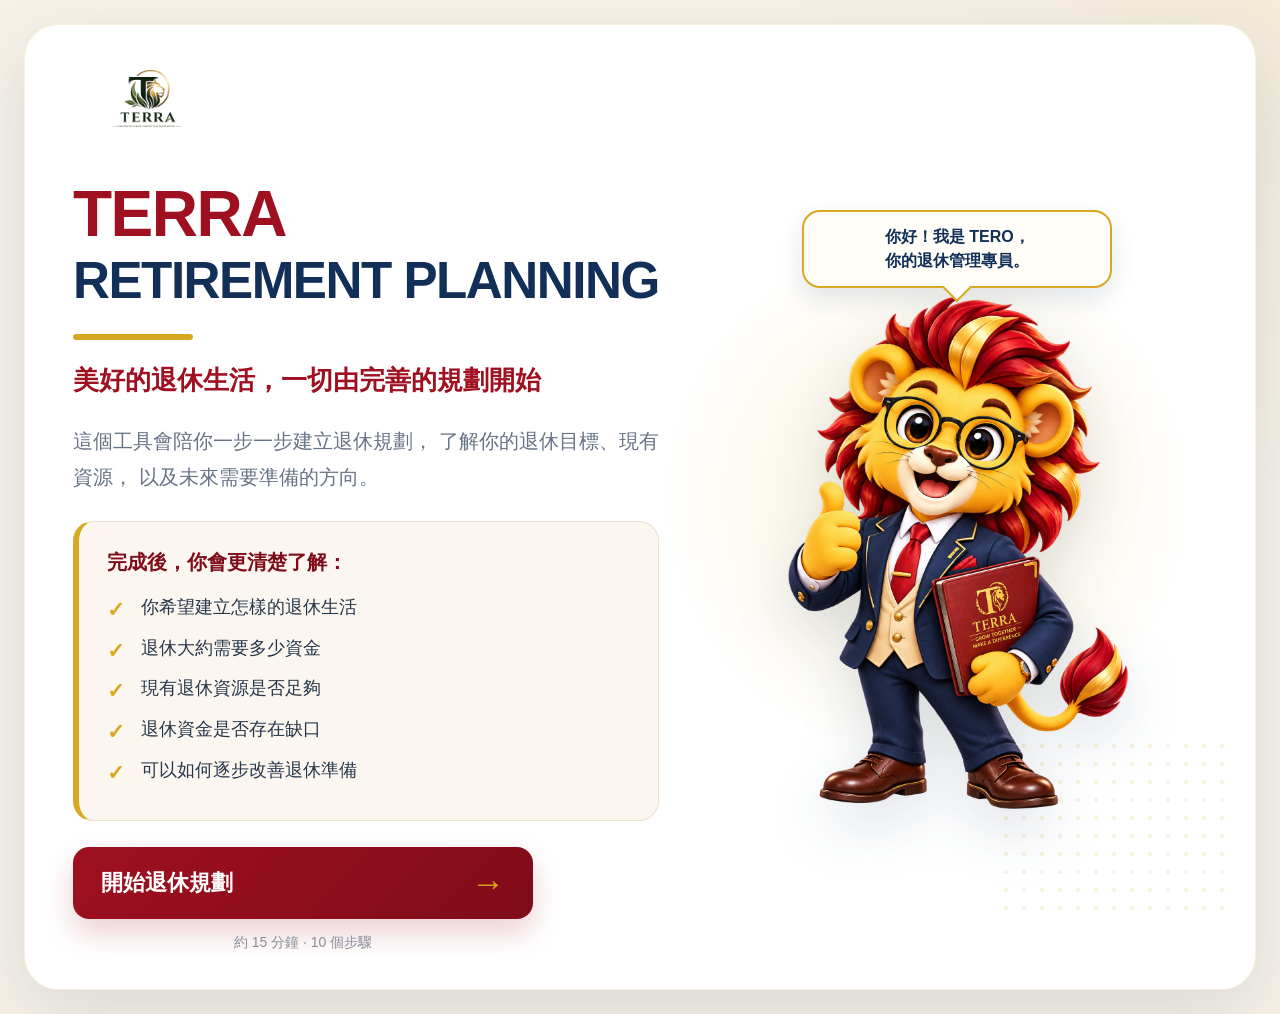
<file: index.html>
<!DOCTYPE html>
<html lang="zh-HK">

<head>
  <meta charset="UTF-8">
  <meta name="viewport" content="width=device-width, initial-scale=1.0">

  <title>TERRA Retirement Planning</title>

  <link rel="stylesheet" href="style.css">
</head>

<body class="terra-home">

  <main class="home-shell">

    <section class="home-card">

      <!-- LEFT SIDE -->
      <div class="home-content">

        <!-- TERRA LOGO -->
        <div class="home-logo-wrap">
          <img
            src="Terra-logo.png"
            alt="TERRA Logo"
            class="home-logo"
          >
        </div>

        <!-- MAIN TITLE -->
        <header class="home-header">

          <h1 class="home-title">
            <span class="home-title-terra">TERRA</span>
            <span class="home-title-planning">
              RETIREMENT PLANNING
            </span>
          </h1>

          <div class="home-gold-line"></div>

          <h2 class="home-tagline">
            美好的退休生活，一切由完善的規劃開始
          </h2>

        </header>

        <!-- INTRO -->
        <p class="home-intro">
          這個工具會陪你一步一步建立退休規劃，
          了解你的退休目標、現有資源，
          以及未來需要準備的方向。
        </p>

        <!-- BENEFITS -->
        <section class="home-benefits">

          <h3>
            完成後，你會更清楚了解：
          </h3>

          <ul>
            <li>你希望建立怎樣的退休生活</li>
            <li>退休大約需要多少資金</li>
            <li>現有退休資源是否足夠</li>
            <li>退休資金是否存在缺口</li>
            <li>可以如何逐步改善退休準備</li>
          </ul>

        </section>

        <!-- CTA -->
        <a
          href="planner.html"
          class="home-start-button"
        >
          <span>開始退休規劃</span>
          <span class="home-button-arrow">→</span>
        </a>

        <p class="home-time">
          約 15 分鐘 · 10 個步驟
        </p>

      </div>


      <!-- RIGHT SIDE -->
      <div
        class="home-mascot"
        style="
          position:relative;
          display:flex;
          flex-direction:column;
          align-items:center;
          justify-content:center;
          padding:18px 18px 10px;
        "
      >

        <div class="mascot-glow"></div>

        <!-- TERO SPEECH BUBBLE -->
        <div
          class="home-tero-speech"
          style="
            position:relative;
            z-index:3;
            width:min(310px,84%);
            margin:0 auto 8px;
            padding:13px 18px;
            border:1px solid #eadfcd;
            border:2px solid #d7a922;
            border-radius:18px;
            background:#fffdf8;
            box-shadow:0 10px 24px rgba(18,47,87,.12);
            text-align:center;
          "
        >
          <strong
            style="
              display:block;
              margin:0;
              color:#122f57;
              font-size:16px;
              line-height:1.5;
              font-weight:900;
            "
          >
            你好！我是 TERO，<br>
            你的退休管理專員。
          </strong>

          <span
            aria-hidden="true"
            style="
              position:absolute;
              left:50%;
              bottom:-12px;
              width:20px;
              height:20px;
              background:#fffdf8;
              border-right:2px solid #d7a922;
              border-bottom:2px solid #d7a922;
              transform:translateX(-50%) rotate(45deg);
            "
          ></span>
        </div>

        <!-- TERO -->
        <img
          src="Tero.png"
          alt="TERO"
          class="home-tero"
          style="
            position:relative;
            z-index:2;
            width:min(74%,520px);
            max-height:68vh;
            object-fit:contain;
            height:auto;
          "
        >

        <div class="dot-pattern"></div>

      </div>

    </section>

  </main>

</body>

</html>
</file>
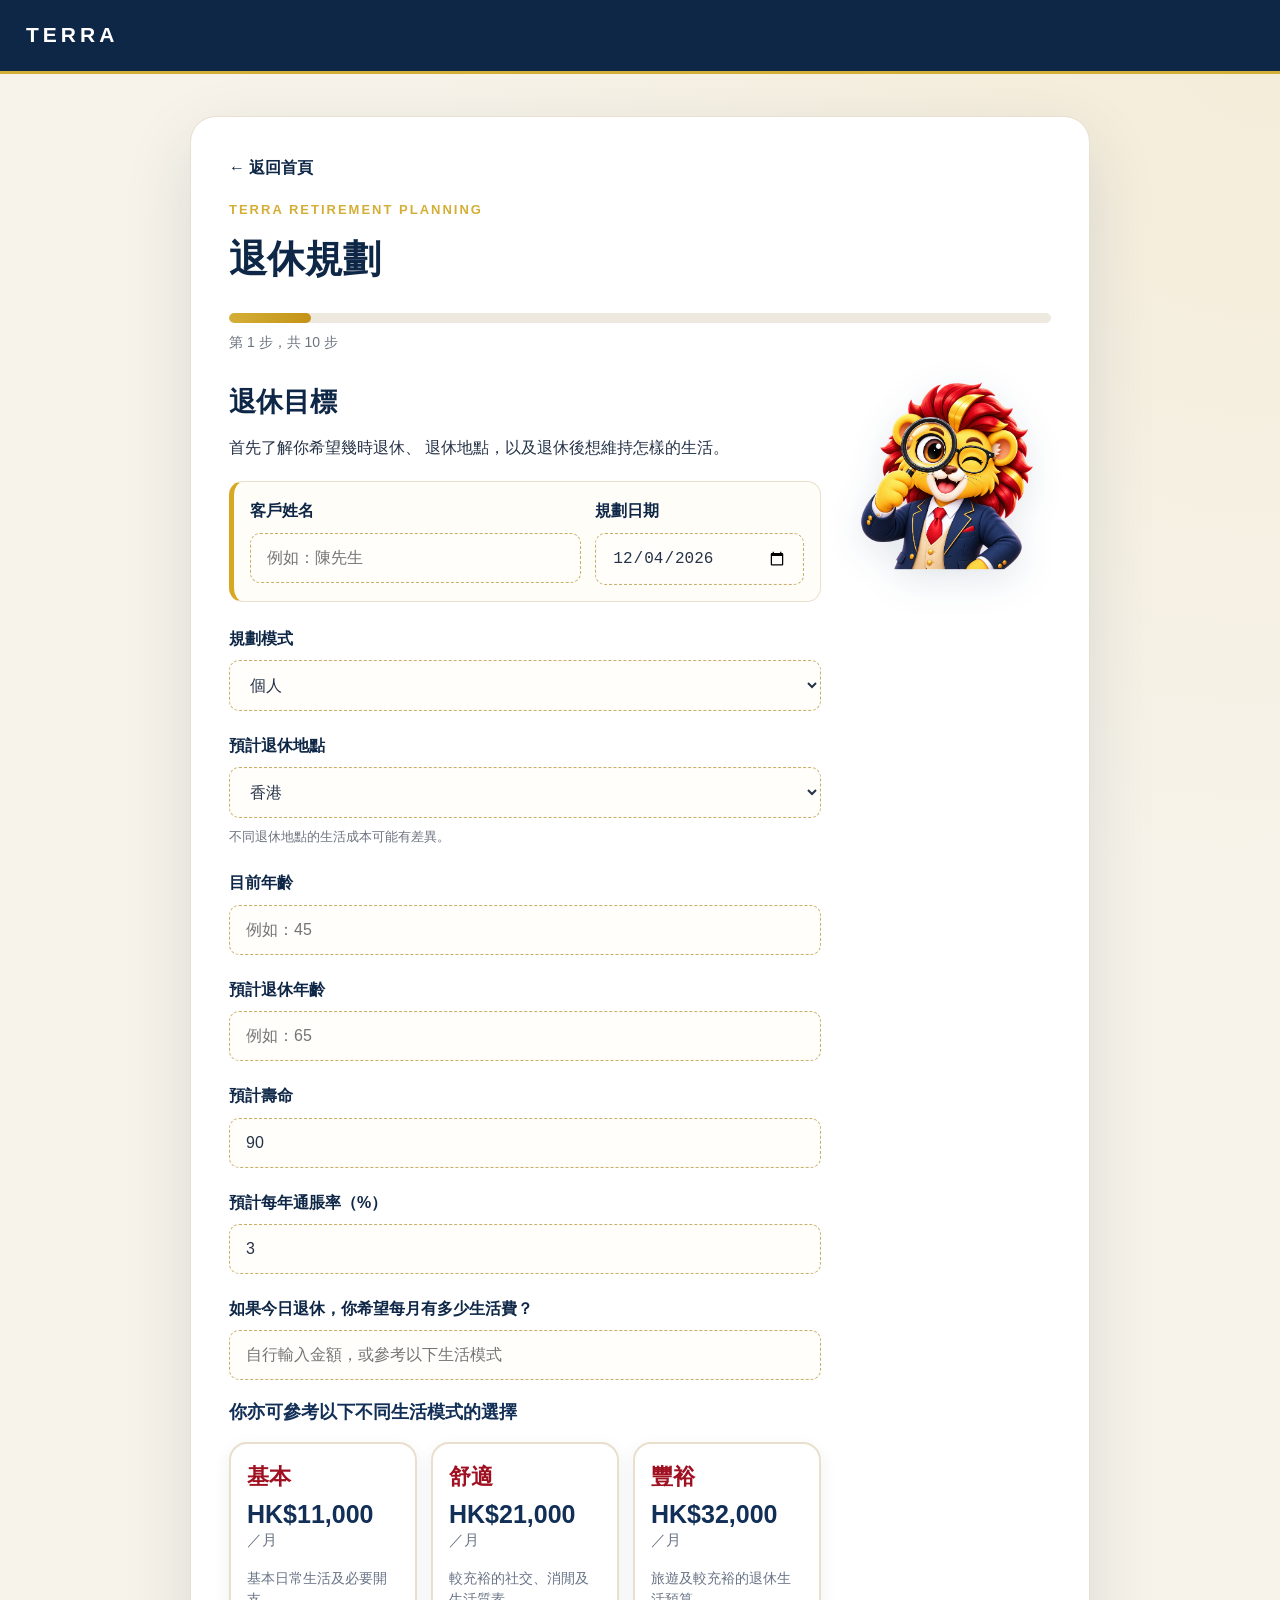
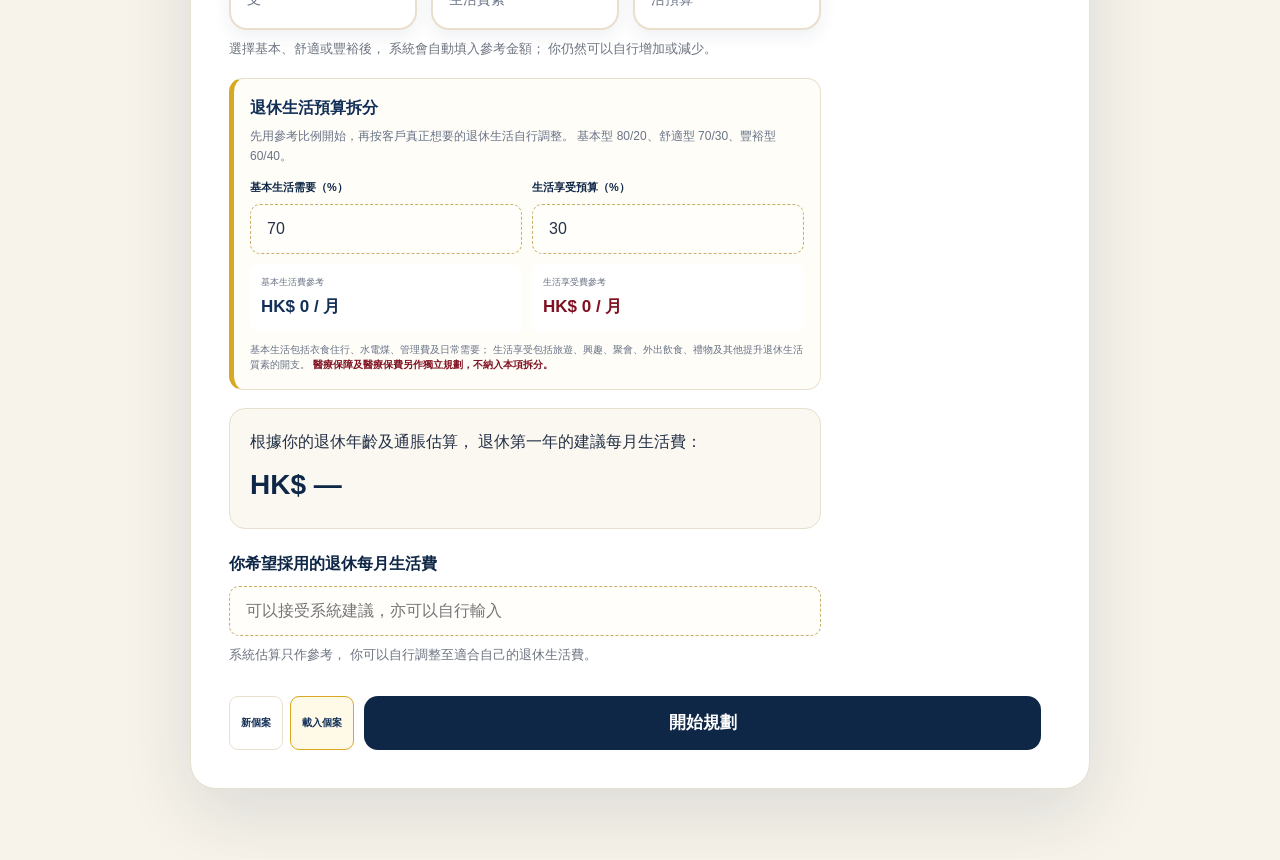
<file: planner.html>
<!DOCTYPE html>
<html lang="zh-HK">

<head>
  <meta charset="UTF-8">

  <meta
    name="viewport"
    content="width=device-width, initial-scale=1.0"
  >

  <title>
    TERRA Retirement Planning
  </title>

  <link
    rel="stylesheet"
    href="style.css"
  >

  <style>
    @media print {
      body.print-step8-only * {
        visibility: hidden !important;
      }

      body.print-step8-only .planner-step[data-step="8"],
      body.print-step8-only .planner-step[data-step="8"] * {
        visibility: visible !important;
      }

      body.print-step8-only .planner-step[data-step="8"] {
        display:block !important;
        position:absolute;
        left:0;
        top:0;
        width:100%;
        padding:18px;
        background:#ffffff;
      }

      body.print-step8-only .step8-share-actions,
      body.print-step8-only .planner-actions,
      body.print-step8-only .top-bar,
      body.print-step8-only .back-link,
      body.print-step8-only .progress,
      body.print-step8-only .step-label,
      body.print-step8-only .eyebrow,
      body.print-step8-only h1 {
        display:none !important;
      }

      body.print-step8-only .planner-container,
      body.print-step8-only .planner-page {
        width:100% !important;
        max-width:none !important;
        margin:0 !important;
        padding:0 !important;
      }
    }

    /* TERRA Editable Field Language
       可輸入欄位：低調、較疏的視覺提示 */
    #retirementForm input:not([type="radio"]):not([type="checkbox"]):not([type="hidden"]),
    #retirementForm select,
    #retirementForm textarea {
      border:1px dashed #c7b06b !important;
      border-radius:10px !important;
      background:#fffefb !important;
      box-shadow:inset 0 0 0 1px rgba(215,169,34,.03) !important;
    }

    #retirementForm input:not([type="radio"]):not([type="checkbox"]):not([type="hidden"]):focus,
    #retirementForm select:focus,
    #retirementForm textarea:focus {
      border:1.5px solid #122f57 !important;
      background:#ffffff !important;
      outline:none !important;
      box-shadow:0 0 0 3px rgba(215,169,34,.12) !important;
    }

    #retirementForm input:disabled,
    #retirementForm select:disabled,
    #retirementForm textarea:disabled {
      border:1px solid #d9d4ca !important;
      background:#f4f1e8 !important;
      color:#687386 !important;
      box-shadow:none !important;
    }

  </style>

</head>


<body>

<header class="top-bar">
  <div class="logo">
    TERRA
  </div>
</header>


<main class="planner-page">

  <div class="planner-container">

    <a
      href="index.html"
      class="back-link"
    >
      ← 返回首頁
    </a>


    <p class="eyebrow">
      TERRA Retirement Planning
    </p>


    <h1 id="plannerMainTitle">
      退休規劃
    </h1>


    <div class="progress">
      <div
        id="progressBar"
        class="progress-bar"
      ></div>
    </div>


    <p
      id="stepLabel"
      class="step-label"
    >
      第 1 步，共 10 步
    </p>


    <form id="retirementForm">


      <!-- ==================================
           STEP 1
      =================================== -->

      <section
        class="planner-step active"
        data-step="1"
      >

        <div class="step-layout">

          <div class="step-main">

            <h2>
              退休目標
            </h2>


            <p>
              首先了解你希望幾時退休、
              退休地點，以及退休後想維持怎樣的生活。
            </p>


            <div
              style="
                display:grid;
                grid-template-columns:1.35fr .85fr;
                gap:14px;
                margin:20px 0 24px;
                padding:16px;
                border:1px solid #eadfcd;
                border-left:5px solid #d7a922;
                border-radius:14px;
                background:#fffdf8;
              "
            >

              <div class="form-group" style="margin:0;">

                <label for="clientName">
                  客戶姓名
                </label>

                <input
                  type="text"
                  id="clientName"
                  autocomplete="name"
                  placeholder="例如：陳先生"
                >

              </div>


              <div class="form-group" style="margin:0;">

                <label for="planningDate">
                  規劃日期
                </label>

                <input
                  type="date"
                  id="planningDate"
                >

              </div>

            </div>


            <div class="form-group">

              <label for="planningMode">
                規劃模式
              </label>

              <select id="planningMode">

                <option value="individual">
                  個人
                </option>

                <option value="couple">
                  夫婦
                </option>

              </select>

            </div>


            <div class="form-group">

              <label for="retirementLocation">
                預計退休地點
              </label>

              <select id="retirementLocation">

                <option value="hongkong">
                  香港
                </option>

                <option value="mainland">
                  中國內地
                </option>

                <option value="greater-bay-area">
                  大灣區
                </option>

                <option value="asia">
                  亞洲其他地區
                </option>

                <option value="overseas">
                  海外
                </option>

                <option value="undecided">
                  尚未決定
                </option>

              </select>

              <small>
                不同退休地點的生活成本可能有差異。
              </small>

            </div>


            <div class="form-group">

              <label for="currentAge">
                目前年齡
              </label>

              <input
                type="number"
                id="currentAge"
                min="18"
                max="100"
                placeholder="例如：45"
              >

            </div>


            <div class="form-group">

              <label for="retirementAge">
                預計退休年齡
              </label>

              <input
                type="number"
                id="retirementAge"
                min="40"
                max="100"
                placeholder="例如：65"
              >

            </div>


            <div class="form-group">

              <label for="lifeExpectancy">
                預計壽命
              </label>

              <input
                type="number"
                id="lifeExpectancy"
                min="60"
                max="120"
                value="90"
              >

            </div>


            <div class="form-group">

              <label for="inflationRate">
                預計每年通脹率（%）
              </label>

              <input
                type="number"
                id="inflationRate"
                value="3"
                step="0.1"
              >

            </div>


            <div class="form-group">

              <label for="todayExpense">
                如果今日退休，你希望每月有多少生活費？
              </label>

              <input
                type="number"
                id="todayExpense"
                min="0"
                placeholder="自行輸入金額，或參考以下生活模式"
              >


              <div class="lifestyle-reference">

                <p class="lifestyle-reference-title">
                  你亦可參考以下不同生活模式的選擇
                </p>


                <div class="lifestyle-options">

                  <button
                    type="button"
                    class="lifestyle-card"
                    data-lifestyle="basic"
                    data-expense="11000"
                    data-essential-pct="80"
                  >

                    <span class="lifestyle-name">
                      基本
                    </span>

                    <strong>
                      HK$11,000
                    </strong>

                    <span class="lifestyle-period">
                      ／月
                    </span>

                    <small>
                      基本日常生活及必要開支
                    </small>

                  </button>


                  <button
                    type="button"
                    class="lifestyle-card"
                    data-lifestyle="comfortable"
                    data-expense="21000"
                    data-essential-pct="70"
                  >

                    <span class="lifestyle-name">
                      舒適
                    </span>

                    <strong>
                      HK$21,000
                    </strong>

                    <span class="lifestyle-period">
                      ／月
                    </span>

                    <small>
                      較充裕的社交、消閒及生活質素
                    </small>

                  </button>


                  <button
                    type="button"
                    class="lifestyle-card"
                    data-lifestyle="affluent"
                    data-expense="32000"
                    data-essential-pct="60"
                  >

                    <span class="lifestyle-name">
                      豐裕
                    </span>

                    <strong>
                      HK$32,000
                    </strong>

                    <span class="lifestyle-period">
                      ／月
                    </span>

                    <small>
                      旅遊及較充裕的退休生活預算
                    </small>

                  </button>

                </div>

              </div>


              <small>
                選擇基本、舒適或豐裕後，
                系統會自動填入參考金額；
                你仍然可以自行增加或減少。
              </small>


              <div
                style="
                  margin-top:18px;
                  padding:16px;
                  border:1px solid #eadfcd;
                  border-left:5px solid #d7a922;
                  border-radius:14px;
                  background:#fffdf8;
                "
              >
                <strong style="display:block;color:#122f57;font-size:16px;">退休生活預算拆分</strong>
                <p style="margin:6px 0 12px;color:#687386;font-size:12px;line-height:1.6;">
                  先用參考比例開始，再按客戶真正想要的退休生活自行調整。
                  基本型 80/20、舒適型 70/30、豐裕型 60/40。
                </p>
                <div style="display:grid;grid-template-columns:1fr 1fr;gap:10px;">
                  <div>
                    <label for="essentialExpensePct" style="font-size:11px;">基本生活需要（%）</label>
                    <input type="number" id="essentialExpensePct" min="0" max="100" value="70" step="1">
                  </div>
                  <div>
                    <label for="enjoymentExpensePct" style="font-size:11px;">生活享受預算（%）</label>
                    <input type="number" id="enjoymentExpensePct" min="0" max="100" value="30" step="1">
                  </div>
                </div>
                <div style="display:grid;grid-template-columns:1fr 1fr;gap:10px;margin-top:10px;">
                  <div style="padding:11px;border-radius:10px;background:#ffffff;">
                    <span style="display:block;color:#687386;font-size:9px;">基本生活費參考</span>
                    <strong id="essentialExpensePreview" style="display:block;color:#122f57;font-size:17px;margin-top:3px;">HK$ —</strong>
                  </div>
                  <div style="padding:11px;border-radius:10px;background:#ffffff;">
                    <span style="display:block;color:#687386;font-size:9px;">生活享受費參考</span>
                    <strong id="enjoymentExpensePreview" style="display:block;color:#7f1020;font-size:17px;margin-top:3px;">HK$ —</strong>
                  </div>
                </div>
                <p style="margin:10px 0 0;color:#687386;font-size:10px;line-height:1.55;">
                  基本生活包括衣食住行、水電煤、管理費及日常需要；
                  生活享受包括旅遊、興趣、聚會、外出飲食、禮物及其他提升退休生活質素的開支。
                  <strong style="color:#7f1020;">醫療保障及醫療保費另作獨立規劃，不納入本項拆分。</strong>
                </p>
              </div>

            </div>


            <div class="calculation-preview">

              <p>
                根據你的退休年齡及通脹估算，
                退休第一年的建議每月生活費：
              </p>

              <strong id="suggestedExpense">
                HK$ —
              </strong>

            </div>


            <div class="form-group">

              <label for="acceptedExpense">
                你希望採用的退休每月生活費
              </label>

              <input
                type="number"
                id="acceptedExpense"
                min="0"
                placeholder="可以接受系統建議，亦可以自行輸入"
              >

              <small>
                系統估算只作參考，
                你可以自行調整至適合自己的退休生活費。
              </small>

            </div>

          </div>


          <aside class="step-tero-panel">

            <img
              src="Tero-analysis.png"
              alt="TERO"
              class="step-tero-image"
            >

            <div
              class="tero-message"
              style="
                margin-top:12px;
                padding:14px 15px;
                border:1px solid #eadfcd;
                border-left:5px solid #d7a922;
                border-radius:13px;
                background:#fffdf8;
              "
            >
              <strong
                style="
                  display:block;
                  color:#122f57;
                  font-size:15px;
                  margin-bottom:6px;
                "
              >
                你好，我是 TERO
              </strong>

              <p
                style="
                  margin:0;
                  color:#687386;
                  font-size:11px;
                  line-height:1.65;
                "
              >
                我會陪你一步一步規劃退休生活，
                幫你看清目標、資源與缺口，
                一起找出更合適的退休安排。
              </p>
            </div>

          </aside>

        </div>

      </section>


      <!-- ==================================
           STEP 2
      =================================== -->

      <section
        class="planner-step"
        data-step="2"
      >

        <h2>
          退休支出分析
        </h2>


        <p>
          系統會根據退休年齡、壽命、
          通脹及你選擇的生活費，
          計算每一年退休支出。
        </p>


        <div
          class="strategy-box"
          style="margin-top:22px;"
        >

          <h3>
            80歲後生活費假設
          </h3>


          <p
            style="
              margin-bottom:16px;
              color:#687386;
            "
          >
            你可以選擇是否假設
            80歲後日常生活消費下降。
          </p>


          <label
            style="
              display:flex;
              gap:12px;
              align-items:flex-start;
              padding:14px;
              border:1px solid #eadfcd;
              border-radius:12px;
              margin-bottom:12px;
              cursor:pointer;
            "
          >

            <input
              type="radio"
              name="age80ExpenseOption"
              value="reduce"
              checked
              style="
                width:auto;
                margin-top:5px;
              "
            >

            <span>

              <strong>
                80歲後生活費下降 30%
              </strong>

              <small>
                由80歲開始，
                日常生活消費按原水平的70%計算。
              </small>

            </span>

          </label>


          <label
            style="
              display:flex;
              gap:12px;
              align-items:flex-start;
              padding:14px;
              border:1px solid #eadfcd;
              border-radius:12px;
              cursor:pointer;
            "
          >

            <input
              type="radio"
              name="age80ExpenseOption"
              value="keep"
              style="
                width:auto;
                margin-top:5px;
              "
            >

            <span>

              <strong>
                維持原有生活費水平
              </strong>

              <small>
                80歲後不作30%下調，
                繼續按原有生活費及通脹計算。
              </small>

            </span>

          </label>


          <div
            style="
              margin-top:16px;
              padding:14px 16px;
              background:#fff8f7;
              border-left:4px solid #9f1020;
              border-radius:10px;
              font-size:14px;
              line-height:1.7;
            "
          >

            <strong>
              提示：
            </strong>

            本規劃假設 80 歲後日常生活消費下降 30%，
            並在其後年份繼續按通脹調整；
            實際支出仍會因個人生活模式及醫療需要而有所不同。

          </div>

        </div>


        <div id="expenseSummary">
          每年退休現金流將會顯示在這裡。
        </div>

      </section>


      <!-- ==================================
           STEP 3
      =================================== -->

      <section
        class="planner-step"
        data-step="3"
      >

        <div
          style="
            display:flex;
            justify-content:space-between;
            align-items:flex-start;
            gap:24px;
          "
        >

          <div>

            <h2>
              現有累積財富
            </h2>

            <p
              style="
                color:#687386;
                margin-top:8px;
              "
            >
              輸入你目前持有的主要資產及預期回報率，
              系統會估算退休時的預計價值。
            </p>

          </div>


          <img
            src="tero-tea.png"
            alt="TERO Tea"
            style="
              width:105px;
              max-width:22vw;
              height:auto;
              flex-shrink:0;
              object-fit:contain;
            "
          >

        </div>


        <div class="form-group">

          <label>
            銀行活期存款（HK$）
          </label>

          <input
            type="number"
            id="cashBalance"
            value="0"
          >

        </div>


        <div class="form-group">

          <label>
            銀行存款預期回報率（%）
          </label>

          <input
            type="number"
            id="cashReturn"
            value="1"
            step="0.1"
          >

        </div>


        <div class="form-group">

          <label>
            定息戶口（HK$）
          </label>

          <input
            type="number"
            id="fixedBalance"
            value="0"
          >

        </div>


        <div class="form-group">

          <label>
            定息戶口回報率（%）
          </label>

          <input
            type="number"
            id="fixedReturn"
            value="3"
            step="0.1"
          >

        </div>


        <div class="form-group">

          <label>
            保險戶口（HK$）
          </label>

          <input
            type="number"
            id="insuranceBalance"
            value="0"
          >

        </div>


        <div class="form-group">

          <label>
            保險戶口預期回報率（%）
          </label>

          <input
            type="number"
            id="insuranceReturn"
            value="6"
            step="0.1"
          >

        </div>


        <div class="form-group">

          <label>
            股票戶口（HK$）
          </label>

          <input
            type="number"
            id="stockBalance"
            value="0"
          >

        </div>


        <div class="form-group">

          <label>
            股票戶口預期回報率（%）
          </label>

          <input
            type="number"
            id="stockReturn"
            value="7"
            step="0.1"
          >

        </div>


        <div class="form-group">

          <label>
            基金戶口（HK$）
          </label>

          <input
            type="number"
            id="fundBalance"
            value="0"
          >

        </div>


        <div class="form-group">

          <label>
            基金戶口預期回報率（%）
          </label>

          <input
            type="number"
            id="fundReturn"
            value="5"
            step="0.1"
          >

        </div>

      </section>

<!-- ==================================
     STEP 4
=================================== -->

<section
  class="planner-step"
  data-step="4"
>

  <div
    style="
      display:flex;
      justify-content:space-between;
      align-items:flex-start;
      gap:24px;
      margin-bottom:20px;
    "
  >

    <div>

      <h2>
        強積金 MPF
      </h2>

      <p
        style="
          color:#687386;
          margin-top:8px;
          line-height:1.7;
        "
      >
        輸入你目前的 MPF 結餘、每月供款及預期回報率，
        系統會估算退休時的 MPF 價值。
      </p>

    </div>


    <img
      src="terompf.png"
      alt="TERO MPF"
      style="
        width:120px;
        max-width:22vw;
        height:auto;
        flex-shrink:0;
        object-fit:contain;
      "
    >

  </div>


  <!-- 現有 MPF -->

  <div class="form-group">

    <label for="mpfBalance">
      現有 MPF 結餘（HK$）
    </label>

    <input
      type="number"
      id="mpfBalance"
      value="0"
      min="0"
    >

  </div>


  <!-- 每月供款 -->

  <div class="form-group">

    <label for="mpfMonthly">
      每月 MPF 供款（HK$）
    </label>

    <input
      type="number"
      id="mpfMonthly"
      value="0"
      min="0"
    >

    <small>
      包括僱員及僱主供款，可按實際情況自行輸入。
    </small>

  </div>


  <!-- MPF 投資取向 -->

  <div
    class="form-group"
    style="
      margin-top:28px;
    "
  >

    <label>
      你目前的 MPF 投資取向
    </label>


    <p
      style="
        color:#687386;
        margin-top:8px;
        margin-bottom:16px;
        line-height:1.7;
      "
    >
      如果你不確定應採用甚麼回報率，
      可以參考以下三種簡化的退休規劃假設。
    </p>


    <div
      id="mpfProfileOptions"
      style="
        display:grid;
        grid-template-columns:
          repeat(3, minmax(0,1fr));
        gap:14px;
        margin-bottom:18px;
      "
    >


      <!-- 保守 -->

      <button
        type="button"
        class="mpf-profile-card"
        data-mpf-profile="conservative"
        data-mpf-return="2"
        style="
          padding:20px 16px;
          border:2px solid #eadfcd;
          border-radius:16px;
          background:#fffdf8;
          text-align:left;
          cursor:pointer;
          transition:0.2s ease;
        "
      >

        <span
          style="
            display:block;
            font-size:18px;
            font-weight:800;
            color:#122f57;
            margin-bottom:8px;
          "
        >
          保守型
        </span>

        <strong
          style="
            display:block;
            font-size:26px;
            color:#d7a922;
            margin-bottom:8px;
          "
        >
          2%
        </strong>

        <small
          style="
            color:#687386;
            line-height:1.6;
          "
        >
          偏重較低波幅資產，
          適合較著重穩定性的規劃假設。
        </small>

      </button>


      <!-- 平衡 -->

      <button
        type="button"
        class="mpf-profile-card"
        data-mpf-profile="balanced"
        data-mpf-return="4.5"
        style="
          padding:20px 16px;
          border:2px solid #eadfcd;
          border-radius:16px;
          background:#fffdf8;
          text-align:left;
          cursor:pointer;
          transition:0.2s ease;
        "
      >

        <span
          style="
            display:block;
            font-size:18px;
            font-weight:800;
            color:#122f57;
            margin-bottom:8px;
          "
        >
          平衡型
        </span>

        <strong
          style="
            display:block;
            font-size:26px;
            color:#d7a922;
            margin-bottom:8px;
          "
        >
          4.5%
        </strong>

        <small
          style="
            color:#687386;
            line-height:1.6;
          "
        >
          股票與較穩定資產並重，
          作為中等風險的簡化假設。
        </small>

      </button>


      <!-- 增長 -->

      <button
        type="button"
        class="mpf-profile-card"
        data-mpf-profile="growth"
        data-mpf-return="5.5"
        style="
          padding:20px 16px;
          border:2px solid #eadfcd;
          border-radius:16px;
          background:#fffdf8;
          text-align:left;
          cursor:pointer;
          transition:0.2s ease;
        "
      >

        <span
          style="
            display:block;
            font-size:18px;
            font-weight:800;
            color:#122f57;
            margin-bottom:8px;
          "
        >
          增長型
        </span>

        <strong
          style="
            display:block;
            font-size:26px;
            color:#d7a922;
            margin-bottom:8px;
          "
        >
          5.5%
        </strong>

        <small
          style="
            color:#687386;
            line-height:1.6;
          "
        >
          股票比重較高，
          適合作較長期增長的規劃假設。
        </small>

      </button>

    </div>


    <div
      style="
        padding:14px 16px;
        background:#fff8f7;
        border-left:4px solid #9f1020;
        border-radius:10px;
        color:#687386;
        font-size:14px;
        line-height:1.7;
      "
    >

      <strong
        style="
          color:#122f57;
        "
      >
        提示：
      </strong>

      以上回報率只作退休規劃參考，
      並不代表任何 MPF 基金的保證回報。
      不同受託人、基金及投資組合的實際表現均可能不同。

    </div>

  </div>


  <!-- 自行設定回報 -->

  <div class="form-group">

    <label for="mpfReturn">
      MPF 預期回報率（%）
    </label>

    <input
      type="number"
      id="mpfReturn"
      value="4"
      step="0.1"
    >

    <small>
      你可以採用上面的參考水平，
      或自行輸入適合自己的預期回報率。
    </small>

  </div>


  <!-- MPF 預計開始動用年齡 -->
  <div style="margin-top:26px;padding:16px;border:2px solid #d7a922;border-radius:15px;background:#fff9e8;">
    <strong style="display:block;color:#122f57;font-size:16px;">MPF 預計開始動用年齡</strong>
    <p style="margin:6px 0 12px;color:#687386;font-size:11px;line-height:1.6;">
      如退休年齡早於 MPF 預計開始動用年齡，
      退休至 MPF 預計開始動用前的期間會列作「退休過渡期」，
      生活費先由其他退休收入及可動用資產支持。
    </p>
    <div style="display:grid;grid-template-columns:1fr 1fr;gap:10px;">
      <label style="display:flex;align-items:flex-start;gap:8px;padding:11px;border:1px solid #eadfcd;border-radius:11px;background:#ffffff;cursor:pointer;">
        <input type="radio" name="mpfAccessAge" value="60" style="width:auto;margin-top:3px;">
        <span><strong style="display:block;color:#7f1020;font-size:12px;">60歲｜提早退休情境</strong>
        <small style="display:block;color:#687386;font-size:9px;line-height:1.5;">只作符合相關提早退休提取條件的規劃情境。</small></span>
      </label>
      <label style="display:flex;align-items:flex-start;gap:8px;padding:11px;border:2px solid #d7a922;border-radius:11px;background:#ffffff;cursor:pointer;">
        <input type="radio" name="mpfAccessAge" value="65" checked style="width:auto;margin-top:3px;">
        <span><strong style="display:block;color:#122f57;font-size:12px;">65歲｜一般情境</strong>
        <small style="display:block;color:#687386;font-size:9px;line-height:1.5;">MPF 在65歲前不納入可提款資產。</small></span>
      </label>
    </div>
    <p id="mpfAccessAgeNote" style="margin:9px 0 0;color:#687386;font-size:9px;line-height:1.55;">
      *實際提取資格及程序應以最新 MPF 規定及客戶實際情況確認。
    </p>
  </div>

  <!-- 即時計算結果 -->

  <div
    style="
      margin-top:30px;
    "
  >

    <h3>
      MPF 退休預測
    </h3>


    <p
      style="
        color:#687386;
        margin-top:6px;
        margin-bottom:18px;
      "
    >
      以下結果會隨你的 MPF 結餘、
      每月供款及回報率即時更新。
    </p>


    <div
      style="
        display:grid;
        grid-template-columns:
          repeat(2, minmax(0,1fr));
        gap:14px;
      "
    >


      <!-- 現有 -->

      <div
        class="calculation-preview"
        style="
          margin:0;
        "
      >

        <p>
          現有 MPF
        </p>

        <strong id="mpfCurrentPreview">
          HK$ —
        </strong>

      </div>


      <!-- 未來供款本金 -->

      <div
        class="calculation-preview"
        style="
          margin:0;
        "
      >

        <p>
          退休前預計新增供款
        </p>

        <strong id="mpfContributionPreview">
          HK$ —
        </strong>

      </div>


      <!-- 投資增值 -->

      <div
        class="calculation-preview"
        style="
          margin:0;
        "
      >

        <p>
          預計投資增值
        </p>

        <strong
          id="mpfGrowthPreview"
          style="
            color:#9f1020;
          "
        >
          HK$ —
        </strong>

      </div>


      <!-- 年期 -->

      <div
        class="calculation-preview"
        style="
          margin:0;
        "
      >

        <p>
          距離退休
        </p>

        <strong id="mpfYearsPreview">
          — 年
        </strong>

      </div>

    </div>


    <!-- 最終 MPF -->

    <div
      style="
        margin-top:18px;
        padding:24px;
        border-radius:18px;
        background:#122f57;
        color:#ffffff;
      "
    >

      <span
        style="
          display:block;
          opacity:0.76;
          font-size:15px;
          margin-bottom:8px;
        "
      >
        預計退休時 MPF
      </span>

      <strong
        id="futureMPF"
        style="
          display:block;
          font-size:34px;
          color:#ffffff;
        "
      >
        HK$ —
      </strong>

    </div>

  </div>


  <p
    style="
      margin-top:14px;
      color:#687386;
      font-size:13px;
      line-height:1.7;
    "
  >
    *以上為數學估算，假設回報率維持不變。
    MPF 基金價格及回報會升亦會跌，
    實際退休金額可能與估算結果不同。
  </p>

</section>
      
<!-- ==================================
     STEP 5
=================================== -->

<section
  class="planner-step"
  data-step="5"
>

  <!-- 標題 + TERO -->

  <div
    style="
      display:flex;
      justify-content:space-between;
      align-items:flex-start;
      gap:24px;
      margin-bottom:24px;
    "
  >

    <div>

      <h2>
        退休固定收入及其他支援
      </h2>

      <p
        style="
          color:#687386;
          margin-top:8px;
          line-height:1.7;
        "
      >
        整理退休後可能持續收到的固定收入，
        讓你更清楚每月有多少穩定現金流。
      </p>

    </div>


    <img
      src="otherincome.png"
      alt="TERO Retirement Income"
      style="
        width:120px;
        max-width:22vw;
        height:auto;
        flex-shrink:0;
        object-fit:contain;
      "
    >

  </div>


  <!-- ==================================
       政府津貼
  =================================== -->

  <div
    class="form-group"
    style="
      margin-top:22px;
    "
  >

    <div
      style="
        display:flex;
        align-items:center;
        gap:10px;
        margin-bottom:10px;
      "
    >

      <label
        for="governmentSupportSelect"
        style="margin:0;"
      >
        政府長者津貼
      </label>


      <button
        type="button"
        class="terra-info-toggle"
        data-target="governmentSupportInfo"
        aria-expanded="false"
        aria-label="查看政府長者津貼資料"
        style="
          width:30px;
          height:30px;
          min-width:30px;
          padding:0;
          border:2px solid #d7a922;
          border-radius:50%;
          background:#122f57;
          color:#ffffff;
          font-size:17px;
          font-weight:900;
          line-height:26px;
          text-align:center;
          cursor:pointer;
          box-shadow:
            0 4px 10px
            rgba(18,47,87,0.16);
        "
      >
        ?
      </button>

    </div>


    <select id="governmentSupportSelect">

      <option
        value="0"
        data-support-type="none"
      >
        沒有／暫不計算
      </option>

      <option
        value="1675"
        data-support-type="oaa"
      >
        高齡津貼（生果金）－ HK$1,675／月
      </option>

      <option
        value="4345"
        data-support-type="oala"
      >
        長者生活津貼（長生津）－ HK$4,345／月
      </option>

    </select>


    <!--
      保留原有 ID。
      後面的退休收入及退休缺口計算
      仍會讀 governmentSupport。
    -->

    <input
      type="hidden"
      id="governmentSupport"
      value="0"
    >


    <small>
      請只在你預期符合相關資格時選擇。
      實際資格及金額以社會福利署最新公布為準。
    </small>


    <!-- 政府津貼資料 -->

    <div
      id="governmentSupportInfo"
      class="terra-info-panel"
      hidden
      style="
        margin-top:14px;
        padding:18px;
        border:1px solid #eadfcd;
        border-left:5px solid #d7a922;
        border-radius:14px;
        background:#fffdf8;
        line-height:1.75;
        color:#27364a;
      "
    >

      <h4
        style="
          margin:0 0 12px;
          color:#122f57;
          font-size:17px;
        "
      >
        政府長者津貼參考
      </h4>


      <div
        style="
          margin-bottom:16px;
          padding-bottom:16px;
          border-bottom:1px solid #eadfcd;
        "
      >

        <strong
          style="
            color:#122f57;
          "
        >
          高齡津貼（生果金）
        </strong>

        <p style="margin:8px 0 0;">
          • 70歲或以上
          <br>
          • 不設經濟狀況審查
          <br>
          • 每月 HK$1,675
        </p>

      </div>


      <div>

        <strong
          style="
            color:#122f57;
          "
        >
          長者生活津貼（長生津）
        </strong>

        <p style="margin:8px 0 0;">
          • 65歲或以上
          <br>
          • 每月 HK$4,345
          <br>
          • 單身每月入息上限：
          HK$10,900
          <br>
          • 夫婦每月入息上限：
          HK$16,680
          <br>
          • 單身資產上限：
          HK$415,000
          <br>
          • 夫婦資產上限：
          HK$630,000
        </p>

      </div>


      <p
        style="
          margin:14px 0 0;
          color:#687386;
          font-size:13px;
        "
      >
        *以上為2026年2月1日起的參考資料。
        居港要求、入息及資產定義等詳細條件，
        請以社會福利署最新規定為準。
      </p>

    </div>

  </div>


  <!-- ==================================
       家人支援
  =================================== -->

  <div class="form-group">

    <label for="familySupport">
      家人支援（每月 HK$）
    </label>

    <input
      type="number"
      id="familySupport"
      value="0"
      min="0"
    >

  </div>


  <!-- ==================================
       租金收入
  =================================== -->

  <div class="form-group">

    <label for="rentalIncome">
      租金收入（每月 HK$）
    </label>

    <input
      type="number"
      id="rentalIncome"
      value="0"
      min="0"
    >

  </div>


  <!-- ==================================
       香港年金
  =================================== -->

  <div class="form-group">

    <div
      style="
        display:flex;
        align-items:center;
        gap:10px;
        margin-bottom:10px;
      "
    >

      <label
        for="hkAnnuity"
        style="margin:0;"
      >
        香港年金收入（每月 HK$）
      </label>


      <button
        type="button"
        class="terra-info-toggle"
        data-target="hkAnnuityInfo"
        aria-expanded="false"
        aria-label="查看香港年金資料"
        style="
          width:30px;
          height:30px;
          min-width:30px;
          padding:0;
          border:2px solid #d7a922;
          border-radius:50%;
          background:#122f57;
          color:#ffffff;
          font-size:17px;
          font-weight:900;
          line-height:26px;
          text-align:center;
          cursor:pointer;
          box-shadow:
            0 4px 10px
            rgba(18,47,87,0.16);
        "
      >
        ?
      </button>

    </div>


    <input
      type="number"
      id="hkAnnuity"
      value="0"
      min="0"
    >


    <div
      style="
        margin-top:12px;
      "
    >

      <a
        href="https://www.hkmca.hk/hk/tool/calculator_web_tc.php"
        target="_blank"
        rel="noopener noreferrer"
        style="
          display:inline-block;
          padding:11px 18px;
          border-radius:10px;
          background:#122f57;
          color:#ffffff;
          text-decoration:none;
          font-weight:800;
        "
      >
        計算香港年金 ↗
      </a>

    </div>


    <!-- 香港年金資料 -->

    <div
      id="hkAnnuityInfo"
      class="terra-info-panel"
      hidden
      style="
        margin-top:14px;
        padding:18px;
        border:1px solid #eadfcd;
        border-left:5px solid #d7a922;
        border-radius:14px;
        background:#fffdf8;
        line-height:1.75;
        color:#27364a;
      "
    >

      <h4
        style="
          margin:0 0 10px;
          color:#122f57;
          font-size:17px;
        "
      >
        香港年金參考
      </h4>

      <p style="margin:0;">
        • 一般適用於60歲或以上人士
        <br>
        • 須持有效香港永久性居民身份證
        <br>
        • 以一筆過保費投保
        <br>
        • 保費範圍：
        HK$50,000 至 HK$5,000,000
        <br>
        • 提供終身年金收入
      </p>


      <p
        style="
          margin:12px 0 0;
          color:#687386;
          font-size:13px;
        "
      >
        *實際申請資格、年金金額及條款，
        以香港年金有限公司最新公布為準。
      </p>

    </div>

  </div>


  <!-- ==================================
       安老按揭
  =================================== -->

  <div class="form-group">

    <div
      style="
        display:flex;
        align-items:center;
        gap:10px;
        margin-bottom:10px;
      "
    >

      <label
        for="reverseMortgage"
        style="margin:0;"
      >
        安老按揭／逆按揭收入（每月 HK$）
      </label>


      <button
        type="button"
        class="terra-info-toggle"
        data-target="reverseMortgageInfo"
        aria-expanded="false"
        aria-label="查看安老按揭資料"
        style="
          width:30px;
          height:30px;
          min-width:30px;
          padding:0;
          border:2px solid #d7a922;
          border-radius:50%;
          background:#122f57;
          color:#ffffff;
          font-size:17px;
          font-weight:900;
          line-height:26px;
          text-align:center;
          cursor:pointer;
          box-shadow:
            0 4px 10px
            rgba(18,47,87,0.16);
        "
      >
        ?
      </button>

    </div>


    <input
      type="number"
      id="reverseMortgage"
      value="0"
      min="0"
    >


    <div
      style="
        margin-top:12px;
      "
    >

      <a
        href="https://www.hkmc.com.hk/chi/online_tools/reverse_mortgage_programme/reverse_mortgage_calculator.html"
        target="_blank"
        rel="noopener noreferrer"
        style="
          display:inline-block;
          padding:11px 18px;
          border-radius:10px;
          background:#122f57;
          color:#ffffff;
          text-decoration:none;
          font-weight:800;
        "
      >
        計算安老按揭 ↗
      </a>

    </div>


    <!-- 安老按揭資料 -->

    <div
      id="reverseMortgageInfo"
      class="terra-info-panel"
      hidden
      style="
        margin-top:14px;
        padding:18px;
        border:1px solid #eadfcd;
        border-left:5px solid #d7a922;
        border-radius:14px;
        background:#fffdf8;
        line-height:1.75;
        color:#27364a;
      "
    >

      <h4
        style="
          margin:0 0 10px;
          color:#122f57;
          font-size:17px;
        "
      >
        安老按揭參考
      </h4>


      <p style="margin:0;">
        • 一般申請人須55歲或以上
        <br>
        • 持有效香港身份證
        <br>
        • 以合資格香港住宅物業作抵押
        <br>
        • 部分未補地價資助出售房屋
        一般須60歲或以上
        <br>
        • 貸款金額及每月年金會受
        年齡、物業估值、付款年期等因素影響
      </p>


      <p
        style="
          margin:12px 0 0;
          color:#687386;
          font-size:13px;
        "
      >
        *實際申請資格、物業要求及批核結果，
        以香港按揭證券有限公司及參與銀行
        最新規定為準。
      </p>

    </div>

  </div>


  <!-- ==================================
       半退休／過渡工作收入
  =================================== -->

  <div style="margin:24px 0;padding:16px;border:2px solid #d7a922;border-radius:15px;background:#fff9e8;">
    <strong style="display:block;color:#122f57;font-size:16px;">半退休／過渡工作收入</strong>
    <p style="margin:6px 0 12px;color:#687386;font-size:11px;line-height:1.6;">
      如果正式退休後仍想做較輕鬆的工作，可設定一段有限年期的過渡收入，
      用來減低退休初期由資產支付生活費的壓力。
    </p>
    <label style="display:flex;align-items:center;gap:8px;margin-bottom:12px;cursor:pointer;">
      <input type="checkbox" id="semiRetirementEnabled" style="width:auto;">
      <strong style="color:#7f1020;font-size:12px;">計入半退休／輕鬆工作收入</strong>
    </label>
    <div id="semiRetirementFields" hidden style="display:grid;grid-template-columns:1.2fr .8fr .8fr;gap:10px;">
      <div><label for="semiRetirementIncome" style="font-size:11px;">預計當時每月工作收入（HK$）</label><input type="number" id="semiRetirementIncome" value="0" min="0"><small style="display:block;margin-top:4px;color:#687386;font-size:8px;">以開始半退休工作時預計實際收到的金額輸入</small></div>
      <div><label for="semiRetirementStartAge" style="font-size:11px;">由幾歲開始</label><input type="number" id="semiRetirementStartAge" min="40" max="100"></div>
      <div><label for="semiRetirementEndAge" style="font-size:11px;">做到幾歲</label><input type="number" id="semiRetirementEndAge" min="40" max="100"></div>
    </div>
    <p id="semiRetirementNote" style="margin:9px 0 0;color:#687386;font-size:9px;line-height:1.55;">
      *只會在所設定的年齡期間計入；此收入不會再按通脹調整。
    </p>
  </div>

  <!-- ==================================
       其他退休收入
  =================================== -->

  <div class="form-group">

    <label for="otherIncome">
      其他預計退休收入（每月 HK$）
    </label>

    <input
      type="number"
      id="otherIncome"
      value="0"
      min="0"
    >

    <small>
      例如私人年金、海外退休收入或其他長期定期現金流。此金額按退休期間預計實際收到的每月金額輸入，系統不會再按通脹調整。
    </small>

  </div>


  <!-- ==================================
       即時退休收入總覽
  =================================== -->

  <div
    style="
      margin-top:30px;
    "
  >

    <h3>
      每月固定退休收入總覽
    </h3>


    <p
      style="
        color:#687386;
        margin-top:6px;
        margin-bottom:18px;
      "
    >
      以下金額會隨你的選擇及輸入即時更新。
    </p>


    <div
      style="
        display:grid;
        grid-template-columns:
          repeat(2,minmax(0,1fr));
        gap:14px;
      "
    >

      <div class="calculation-preview">

        <p>
          政府津貼
        </p>

        <strong id="incomeGovernmentPreview">
          HK$ 0
        </strong>

      </div>


      <div class="calculation-preview">

        <p>
          家人支援
        </p>

        <strong id="incomeFamilyPreview">
          HK$ 0
        </strong>

      </div>


      <div class="calculation-preview">

        <p>
          租金收入
        </p>

        <strong id="incomeRentalPreview">
          HK$ 0
        </strong>

      </div>


      <div class="calculation-preview">

        <p>
          香港年金
        </p>

        <strong id="incomeAnnuityPreview">
          HK$ 0
        </strong>

      </div>


      <div class="calculation-preview">

        <p>
          安老按揭
        </p>

        <strong id="incomeReverseMortgagePreview">
          HK$ 0
        </strong>

      </div>


      <div class="calculation-preview">
        <p>半退休／過渡工作收入</p>
        <strong id="incomeSemiRetirementPreview">HK$ 0</strong>
      </div>


      <div class="calculation-preview">

        <p>
          其他退休收入
        </p>

        <strong id="incomeOtherPreview">
          HK$ 0
        </strong>

      </div>

    </div>


    <!-- 總收入 -->

    <div
      style="
        margin-top:18px;
        padding:24px;
        border-radius:18px;
        background:#122f57;
        color:#ffffff;
      "
    >

      <span
        style="
          display:block;
          opacity:0.76;
          font-size:15px;
          margin-bottom:8px;
        "
      >
        每月固定退休收入合計
      </span>

      <strong
        id="monthlyRetirementIncomeTotal"
        style="
          display:block;
          font-size:34px;
          color:#ffffff;
        "
      >
        HK$ 0
      </strong>

    </div>


    <p
      style="
        margin-top:12px;
        color:#687386;
        font-size:13px;
        line-height:1.7;
      "
    >
      *政府津貼、年金及安老按揭的實際資格、
      金額及條款可能隨時間改變。
      本頁資料及計算只供退休規劃參考。
    </p>

  </div>

</section>
      

     <!-- ==================================
     STEP 6
     退休資產可持續性分析
=================================== -->

<section
  class="planner-step"
  data-step="6"
>

  <!-- Header -->

  <div
    style="
      display:flex;
      justify-content:space-between;
      align-items:flex-start;
      gap:18px;
      margin-bottom:14px;
    "
  >

    <div>

      <h2
        style="
          margin-bottom:6px;
        "
      >
        退休資產可持續性分析
      </h2>

      <p
        style="
          margin:0;
          color:#687386;
          line-height:1.65;
          max-width:820px;
        "
      >
        以退休後回報假設、固定退休收入及資產提取次序，
        即時模擬退休資產可以支持至幾多歲。
      </p>

    </div>

    <img
      src="tero-calculation.png"
      alt="TERO Retirement Calculation"
      style="
        width:92px;
        max-width:12vw;
        height:auto;
        object-fit:contain;
        flex-shrink:0;
      "
    >

  </div>


  <!-- ==================================
       iPad Landscape Dashboard
  =================================== -->

  <div
    style="
      display:grid;
      grid-template-columns:minmax(330px,38%) minmax(0,62%);
      gap:18px;
      align-items:start;
      margin-top:16px;
    "
  >

    <!-- LEFT: Controls -->

    <div
      style="
        display:grid;
        gap:14px;
      "
    >

      <!-- Retirement return assumptions -->

      <div
        style="
          border:1px solid #eadfcd;
          border-radius:18px;
          background:#fffdf8;
          padding:16px;
        "
      >

        <div
          style="
            display:flex;
            justify-content:space-between;
            align-items:flex-start;
            gap:10px;
            margin-bottom:10px;
          "
        >

          <div>

            <h3
              style="
                margin:0 0 4px;
                color:#122f57;
                font-size:18px;
              "
            >
              退休後回報假設
            </h3>

            <p
              style="
                margin:0;
                color:#687386;
                font-size:12px;
                line-height:1.5;
              "
            >
              退休前用作累積資產；退休後另行設定可持續性回報。
            </p>

          </div>

        </div>


        <div
          style="
            display:grid;
            grid-template-columns:repeat(3,minmax(0,1fr));
            gap:7px;
            margin-bottom:12px;
          "
        >

          <button
            type="button"
            data-retirement-scenario="conservative"
            style="
              border:2px solid #d7a922;
              border-radius:10px;
              background:#fff4cf;
              color:#122f57;
              padding:9px 6px;
              font-weight:800;
              cursor:pointer;
              font-size:12px;
            "
          >
            較穩健
          </button>

          <button
            type="button"
            data-retirement-scenario="current"
            style="
              border:1px solid #eadfcd;
              border-radius:10px;
              background:#ffffff;
              color:#122f57;
              padding:9px 6px;
              font-weight:800;
              cursor:pointer;
              font-size:12px;
            "
          >
            沿用目前
          </button>

          <button
            type="button"
            data-retirement-scenario="custom"
            style="
              border:1px solid #eadfcd;
              border-radius:10px;
              background:#ffffff;
              color:#122f57;
              padding:9px 6px;
              font-weight:800;
              cursor:pointer;
              font-size:12px;
            "
          >
            自行設定
          </button>

        </div>


        <div
          id="retirementScenarioNote"
          style="
            padding:9px 11px;
            border-radius:10px;
            background:#f8f4eb;
            color:#687386;
            font-size:11px;
            line-height:1.55;
            margin-bottom:10px;
          "
        >
          「較穩健」是 TERRA 規劃情境，並非回報保證。
        </div>


        <div
          style="
            display:grid;
            grid-template-columns:1.35fr .75fr .75fr;
            gap:6px 8px;
            align-items:center;
            font-size:12px;
          "
        >

          <strong style="color:#687386;">資產</strong>
          <strong style="color:#687386;text-align:center;">退休前</strong>
          <strong style="color:#687386;text-align:center;">退休後</strong>

          <span>MPF</span>
          <span id="preReturnMpf" style="text-align:center;">—</span>
          <input id="retirementReturnMpf" type="number" step="0.1"
            style="width:100%;padding:6px;border:1px solid #eadfcd;border-radius:8px;text-align:center;">

          <span>股票</span>
          <span id="preReturnStock" style="text-align:center;">—</span>
          <input id="retirementReturnStock" type="number" step="0.1"
            style="width:100%;padding:6px;border:1px solid #eadfcd;border-radius:8px;text-align:center;">

          <span>基金</span>
          <span id="preReturnFund" style="text-align:center;">—</span>
          <input id="retirementReturnFund" type="number" step="0.1"
            style="width:100%;padding:6px;border:1px solid #eadfcd;border-radius:8px;text-align:center;">

          <span>定息</span>
          <span id="preReturnFixed" style="text-align:center;">—</span>
          <input id="retirementReturnFixed" type="number" step="0.1"
            style="width:100%;padding:6px;border:1px solid #eadfcd;border-radius:8px;text-align:center;">

          <span>保險</span>
          <span id="preReturnInsurance" style="text-align:center;">—</span>
          <input id="retirementReturnInsurance" type="number" step="0.1"
            style="width:100%;padding:6px;border:1px solid #eadfcd;border-radius:8px;text-align:center;">

          <span>銀行活期</span>
          <span id="preReturnCash" style="text-align:center;">—</span>
          <input id="retirementReturnCash" type="number" step="0.1"
            style="width:100%;padding:6px;border:1px solid #eadfcd;border-radius:8px;text-align:center;">

        </div>

      </div>


      <!-- Withdrawal strategy -->

      <div
        style="
          border:1px solid #eadfcd;
          border-radius:18px;
          background:#fffdf8;
          padding:16px;
        "
      >

        <h3
          style="
            margin:0 0 4px;
            color:#122f57;
            font-size:18px;
          "
        >
          退休資產使用策略
        </h3>

        <p
          style="
            margin:0 0 10px;
            color:#687386;
            font-size:12px;
            line-height:1.5;
          "
        >
          選擇退休後各類資產的使用先後，再按需要自行調整。
        </p>

        <div
          style="
            display:grid;
            grid-template-columns:repeat(3,minmax(0,1fr));
            gap:7px;
            margin-bottom:10px;
          "
        >

          <button
            type="button"
            data-withdrawal-mode="custom"
            style="
              border:2px solid #d7a922;
              border-radius:10px;
              background:#fff4cf;
              color:#122f57;
              padding:9px 6px;
              font-weight:800;
              cursor:pointer;
              font-size:11px;
            "
          >
            自訂次序
          </button>

          <button
            type="button"
            data-withdrawal-mode="defensive"
            style="
              border:1px solid #eadfcd;
              border-radius:10px;
              background:#ffffff;
              color:#122f57;
              padding:9px 6px;
              font-weight:800;
              cursor:pointer;
              font-size:11px;
            "
          >
            流動性優先
          </button>

          <button
            type="button"
            data-withdrawal-mode="harvest"
            style="
              border:1px solid #eadfcd;
              border-radius:10px;
              background:#ffffff;
              color:#122f57;
              padding:9px 6px;
              font-weight:800;
              cursor:pointer;
              font-size:11px;
            "
          >
            資產整理優先
          </button>
</div>

        <div
          id="withdrawalModeNote"
          style="
            padding:9px 11px;
            border-radius:10px;
            background:#f8f4eb;
            color:#687386;
            font-size:10px;
            line-height:1.55;
            margin-bottom:10px;
          "
        >
          自訂次序：按 ↑ ↓ 自行設定提款先後。
        </div>

        <div
          id="withdrawalOrderList"
          style="
            display:grid;
            gap:6px;
          "
        ></div>
        <div id="cashBufferCard" style="margin-top:12px;padding:13px 14px;border:2px solid #d7a922;border-left:7px solid #7f1020;border-radius:12px;background:linear-gradient(135deg,#fff9e8 0%,#fffdf8 100%);box-shadow:0 7px 18px rgba(18,47,87,.07);">
          <span style="display:inline-block;padding:3px 8px;border-radius:999px;background:#7f1020;color:#ffffff;font-size:8px;font-weight:900;letter-spacing:.04em;">現金安全網</span>
          <strong style="display:block;color:#122f57;font-size:12px;margin-top:7px;">建議預留 12 個月生活費</strong>
          <strong id="cashBufferTarget" style="display:block;color:#7f1020;font-size:20px;margin-top:3px;">HK$ —</strong>
          <p style="margin:7px 0 0;color:#687386;font-size:9px;line-height:1.55;">
            此金額為應急儲備目標，不代表資產提款次序。除非選擇「流動性優先」，銀行活期仍按所選資產使用策略處理。
          </p>
        </div>

        <p
          style="
            margin:9px 0 0;
            color:#687386;
            font-size:10px;
            line-height:1.5;
          "
        >
          * 流動性優先：較早使用現金及定息資產。資產整理優先：較早處理股票、基金及其他需要較多管理的資產。實際次序可按需要調整；MPF 會按第4步所選的預計開始動用年齡才加入可提款資產。
        </p>

      </div>

    </div>


    <!-- RIGHT: Live results -->

    <div
      style="
        position:sticky;
        top:12px;
        display:grid;
        gap:12px;
      "
    >

      <!-- Hero result -->

      <div
        id="retirementGapCard"
        style="
          border-radius:18px;
          background:#7f1020;
          color:#ffffff;
          padding:18px 20px;
          box-shadow:0 10px 28px rgba(18,47,87,.12);
        "
      >

        <div
          style="
            display:grid;
            grid-template-columns:1.6fr 1fr 1fr;
            gap:16px;
            align-items:end;
          "
        >

          <div>

            <span
              id="retirementGapLabel"
              style="
                display:block;
                opacity:.78;
                font-size:13px;
                font-weight:700;
                margin-bottom:5px;
              "
            >
              退休資金缺口（退休期累積）
            </span>

            <strong
              id="retirementGapResult"
              style="
                display:block;
                font-size:36px;
                line-height:1.05;
              "
            >
              HK$ —
            </strong>

          </div>

          <div>

            <span style="display:block;opacity:.72;font-size:11px;">
              預計開始不足
            </span>

            <strong
              id="shortfallAgeResult"
              style="
                display:block;
                margin-top:4px;
                font-size:23px;
              "
            >
              —
            </strong>

          </div>

          <div>

            <span style="display:block;opacity:.72;font-size:11px;">
              預計壽命時資產
            </span>

            <strong
              id="endingAssetsResult"
              style="
                display:block;
                margin-top:4px;
                font-size:20px;
              "
            >
              —
            </strong>

          </div>

        </div>

        <p
          id="retirementGapDescription"
          style="
            margin:10px 0 0;
            opacity:.84;
            font-size:12px;
            line-height:1.55;
          "
        >
          系統正在計算……
        </p>

      </div>


      <!-- Retirement bridge summary -->
      <div id="retirementBridgeCard" style="padding:14px 16px;border:1px solid #eadfcd;border-left:6px solid #d7a922;border-radius:14px;background:#fffdf8;">
        <div style="display:grid;grid-template-columns:1.1fr .9fr .9fr;gap:12px;align-items:center;">
          <div><span style="display:block;color:#687386;font-size:9px;">退休過渡期</span><strong id="bridgePeriodLabel" style="display:block;color:#122f57;font-size:15px;margin-top:3px;">正在分析退休過渡期……</strong></div>
          <div><span style="display:block;color:#687386;font-size:9px;">過渡期需由資產支持</span><strong id="bridgeFundingNeed" style="display:block;color:#7f1020;font-size:17px;margin-top:3px;">HK$ —</strong></div>
          <div><span style="display:block;color:#687386;font-size:9px;">半退休收入支援</span><strong id="bridgeSemiIncome" style="display:block;color:#122f57;font-size:17px;margin-top:3px;">HK$ —</strong></div>
        </div>
        <p id="bridgeExplanation" style="margin:8px 0 0;color:#687386;font-size:9px;line-height:1.55;">如退休年齡早於 MPF 預計開始動用年齡，退休初期生活費會先由其他退休收入及可動用資產支持。</p>
      </div>


      <!-- Adjust retirement assumptions -->

      <div
        style="
          padding:14px 16px;
          border:2px solid #d7a922;
          border-radius:14px;
          background:#fff9e8;
          display:grid;
          grid-template-columns:minmax(0,1fr) auto;
          gap:14px;
          align-items:center;
        "
      >

        <div>

          <strong
            style="
              display:block;
              color:#122f57;
              font-size:14px;
              margin-bottom:4px;
            "
          >
            想比較另一個退休情境？
          </strong>

          <p
            style="
              margin:0;
              color:#687386;
              font-size:10px;
              line-height:1.55;
            "
          >
            如果目前結果未符合期望，可以調高或調低退休年齡、
            退休生活費、預計壽命或通脹等最初假設，再重新分析。
          </p>

        </div>

        <button
          type="button"
          id="adjustRetirementAssumptionsBtn"
          style="
            min-width:150px;
            padding:10px 13px;
            border:2px solid #d7a922;
            border-radius:10px;
            background:#122f57;
            color:#ffffff;
            font-size:11px;
            font-weight:900;
            cursor:pointer;
            white-space:nowrap;
            box-shadow:0 6px 14px rgba(18,47,87,.12);
          "
        >
          ↶ 調整退休假設
        </button>

      </div>


      <!-- Scenario comparison -->

      <div
        style="
          display:grid;
          grid-template-columns:1fr 1fr;
          gap:10px;
        "
      >

        <div
          style="
            padding:11px 14px;
            border:1px solid #eadfcd;
            border-radius:12px;
            background:#ffffff;
          "
        >

          <span
            style="
              color:#687386;
              font-size:11px;
            "
          >
            沿用退休前回報
          </span>

          <strong
            id="baselineScenarioResult"
            style="
              display:block;
              color:#122f57;
              font-size:15px;
              margin-top:3px;
            "
          >
            —
          </strong>

        </div>

        <div
          style="
            padding:11px 14px;
            border:2px solid #d7a922;
            border-radius:12px;
            background:#fffdf8;
          "
        >

          <span
            id="activeScenarioLabel"
            style="
              color:#687386;
              font-size:11px;
            "
          >
            目前情境
          </span>

          <strong
            id="activeScenarioResult"
            style="
              display:block;
              color:#7f1020;
              font-size:15px;
              margin-top:3px;
            "
          >
            —
          </strong>

        </div>

      </div>


      <!-- Chart -->

      <div
        style="
          border:1px solid #eadfcd;
          border-radius:18px;
          background:#fffdf8;
          padding:14px 16px 10px;
        "
      >

        <div
          style="
            display:flex;
            justify-content:space-between;
            align-items:center;
            gap:12px;
            margin-bottom:4px;
          "
        >

          <h3
            style="
              margin:0;
              color:#122f57;
              font-size:18px;
            "
          >
            退休資產可持續走勢
          </h3>

          <span
            id="sustainabilityStatus"
            style="
              color:#7f1020;
              font-size:12px;
              font-weight:800;
              text-align:right;
            "
          >
            正在分析……
          </span>

        </div>

        <div
          style="
            display:flex;
            gap:16px;
            flex-wrap:wrap;
            font-size:11px;
            color:#687386;
            margin-bottom:3px;
          "
        >
          <span><b style="color:#122f57;">━</b> 退休資產餘額</span>
          <span><b style="color:#d7a922;">━</b> 每年退休支出</span>
        </div>

        <div id="sustainabilityChart"></div>

      </div>

    </div>

  </div>


  <!-- ==================================
       SECOND SCREEN: Explanation
  =================================== -->

  <div
    style="
      margin-top:28px;
      border-top:1px solid #eadfcd;
      padding-top:24px;
    "
  >

    <h3
      style="
        margin:0 0 12px;
        color:#122f57;
      "
    >
      退休資金來源與使用
    </h3>


    <div
      style="
        display:grid;
        grid-template-columns:repeat(4,minmax(0,1fr));
        gap:10px;
      "
    >

      <div style="padding:15px;border:1px solid #eadfcd;border-radius:14px;background:#fffdf8;">
        <span style="display:block;color:#687386;font-size:11px;">退休總支出</span>
        <strong id="totalExpenseResult" style="display:block;color:#122f57;font-size:20px;margin-top:4px;">HK$ —</strong>
      </div>

      <div style="padding:15px;border:1px solid #eadfcd;border-radius:14px;background:#fffdf8;">
        <span id="initialAssetsLabel" style="display:block;color:#687386;font-size:11px;">退休時起始可動用資產</span>
        <strong id="totalAssetsResult" style="display:block;color:#122f57;font-size:20px;margin-top:4px;">HK$ —</strong>
      </div>

      <div style="padding:15px;border:1px solid #eadfcd;border-radius:14px;background:#fffdf8;">
        <span style="display:block;color:#687386;font-size:11px;">退休期間資產增值</span>
        <strong id="retirementGrowthResult" style="display:block;color:#9f1020;font-size:20px;margin-top:4px;">HK$ —</strong>
      </div>

      <div style="padding:15px;border:1px solid #eadfcd;border-radius:14px;background:#fffdf8;">
        <span style="display:block;color:#687386;font-size:11px;">退休固定收入總值</span>
        <strong id="incomeValueResult" style="display:block;color:#122f57;font-size:20px;margin-top:4px;">HK$ —</strong>
      </div>

    </div>


    <div
      id="retirementReconciliation"
      style="
        margin-top:10px;
        padding:13px 15px;
        border-left:5px solid #d7a922;
        border-radius:12px;
        background:#f8f4eb;
        color:#27364a;
        font-size:12px;
        line-height:1.65;
      "
    >
      系統正在整理資金來源……
    </div>

  </div>


  <!-- ==================================
       Asset usage years
  =================================== -->

  <div
    style="
      margin-top:26px;
    "
  >

    <div
      style="
        display:flex;
        justify-content:space-between;
        align-items:end;
        gap:14px;
        margin-bottom:10px;
      "
    >

      <div>

        <h3
          style="
            margin:0 0 4px;
            color:#122f57;
          "
        >
          各類資產使用年期
        </h3>

        <p
          style="
            margin:0;
            color:#687386;
            font-size:12px;
          "
        >
          提款次序或退休後回報一改變，以下年期會同步更新。
        </p>

      </div>

    </div>

    <div
      id="assetUsageTable"
      style="
        overflow-x:auto;
      "
    ></div>

  </div>


  <!-- TERO reminder -->

  <div
    style="
      margin-top:22px;
      padding:16px 18px;
      border:1px solid #eadfcd;
      border-left:5px solid #d7a922;
      border-radius:14px;
      background:#fffdf8;
    "
  >

    <strong
      style="
        color:#122f57;
      "
    >
      TERO 提醒你
    </strong>

    <p
      style="
        margin:6px 0 0;
        color:#27364a;
        font-size:12px;
        line-height:1.7;
      "
    >
      退休前的高增長回報假設，不應自動延續至整個退休期。
      退休後的投資目標可能由資產增長逐步轉向穩定現金流及降低波動。
      「較穩健」情境只是一套規劃假設，並非投資回報保證；實際安排應按客戶的風險承受能力、
      現金流需要及資產配置決定。
    </p>

  </div>

</section>


<!-- ==================================
     STEP 7
     填補退休缺口
=================================== -->

<section
  class="planner-step"
  data-step="7"
>

  <div style="display:flex;justify-content:space-between;align-items:flex-start;gap:22px;margin-bottom:16px;">
    <div>
      <h2 style="margin-bottom:6px;">填補退休缺口</h2>
      <p style="margin:0;color:#687386;line-height:1.65;max-width:820px;">
        先鎖定退休資金缺口，再按客戶的現金流、時間及風險承受能力組合不同方案。
        三類方案可以單獨使用，亦可以同時使用。
      </p>
    </div>
    <img src="solution.png" alt="TERO Solution" style="width:118px;max-width:16vw;height:auto;object-fit:contain;flex-shrink:0;">
  </div>

  <div id="step7GapHero" style="border-radius:20px;background:#7f1020;color:#ffffff;padding:18px 22px;box-shadow:0 10px 28px rgba(18,47,87,.12);margin-bottom:18px;">
    <div style="display:grid;grid-template-columns:1.5fr .75fr .75fr;gap:18px;align-items:end;">
      <div>
        <span style="display:block;opacity:.78;font-size:13px;font-weight:700;margin-bottom:5px;">退休期累積未能支付金額</span>
        <strong id="step7TargetGap" style="display:block;font-size:38px;line-height:1.05;">HK$ —</strong>
      </div>
      <div>
        <span style="display:block;opacity:.72;font-size:11px;">距離退休</span>
        <strong id="step7YearsToRetire" style="display:block;margin-top:4px;font-size:23px;">— 年</strong>
      </div>
      <div>
        <span style="display:block;opacity:.72;font-size:11px;">目前方案覆蓋率</span>
        <strong id="step7HeroCoverage" style="display:block;margin-top:4px;font-size:23px;">0%</strong>
      </div>
    </div>
    <p style="margin:10px 0 0;opacity:.84;font-size:12px;line-height:1.55;">
      以下數字按第6步最新退休可持續性分析自動帶入。所有方案均為規劃情境，回報率可自行調整。
    </p>
  </div>

  <div style="display:grid;grid-template-columns:repeat(3,minmax(0,1fr));gap:14px;align-items:start;">

    <!-- 1. 靈活整筆投入方案 -->
    <div style="border:1px solid #eadfcd;border-radius:18px;background:#fffdf8;padding:16px;">
      <span style="display:inline-flex;width:28px;height:28px;border-radius:50%;align-items:center;justify-content:center;background:#122f57;color:#ffffff;font-weight:900;font-size:12px;margin-bottom:7px;">1</span>
      <h3 style="margin:0;color:#122f57;font-size:18px;">靈活整筆投入方案</h3>
      <p style="margin:7px 0 12px;color:#687386;font-size:11px;line-height:1.55;">
        可按情況分階段投入，最多5筆。每筆投入後首4年不計投資回報；完成第4週年後，才按同一預期回報率累積至退休。
      </p>
      <div class="form-group" style="margin-bottom:10px;">
        <label for="lumpSumReturn" style="font-size:12px;">預期投資回報率（%）</label>
        <input type="number" id="lumpSumReturn" value="4" step="0.1" style="padding:9px 10px;">
      </div>
      <div id="lumpSumEntries" style="display:grid;gap:8px;"></div>
      <button type="button" id="addLumpSumBtn" style="width:100%;margin-top:10px;padding:10px 12px;border:2px solid #d7a922;border-radius:11px;background:#122f57;color:#ffffff;font-weight:900;cursor:pointer;font-size:12px;">＋ 新增下一筆投入</button>
      <div style="margin-top:12px;padding:12px;border-radius:12px;background:#f8f4eb;">
        <span style="display:block;color:#687386;font-size:10px;">退休時預計價值</span>
        <strong id="lumpSumFutureValue" style="display:block;margin-top:3px;color:#122f57;font-size:20px;">HK$ 0</strong>
        <span id="lumpSumCoverage" style="display:block;margin-top:4px;color:#7f1020;font-size:11px;font-weight:800;">覆蓋缺口 0%</span>
      </div>
    </div>

    <!-- 2. 五年儲蓄計劃 -->
    <div style="border:1px solid #eadfcd;border-radius:18px;background:#fffdf8;padding:16px;">
      <span style="display:inline-flex;width:28px;height:28px;border-radius:50%;align-items:center;justify-content:center;background:#122f57;color:#ffffff;font-weight:900;font-size:12px;margin-bottom:7px;">2</span>
      <h3 style="margin:0;color:#122f57;font-size:18px;">五年儲蓄計劃</h3>
      <p style="margin:7px 0 12px;color:#687386;font-size:11px;line-height:1.55;">
        每段供款5年，完成第一段後才開始下一段。每個5年方案由該段開始計首7年不計投資回報；完成第7週年後才按預期回報率累積。最多3段接力。
      </p>
      <div style="padding:8px 10px;border-radius:10px;background:#f8f4eb;color:#687386;font-size:10px;line-height:1.5;margin-bottom:10px;">第1–5年 → 第6–10年 → 第11–15年</div>
      <div class="form-group" style="margin-bottom:10px;">
        <label for="savingPlanReturn" style="font-size:12px;">預期投資回報率（%）</label>
        <input type="number" id="savingPlanReturn" value="4" step="0.1" style="padding:9px 10px;">
      </div>
      <div id="savingPlanEntries" style="display:grid;gap:8px;"></div>
      <button type="button" id="addSavingPlanBtn" style="width:100%;margin-top:10px;padding:10px 12px;border:2px solid #d7a922;border-radius:11px;background:#122f57;color:#ffffff;font-weight:900;cursor:pointer;font-size:12px;">＋ 增加下一個5年方案</button>
      <div id="savingPlanAvailabilityNote" style="margin-top:8px;color:#687386;font-size:10px;line-height:1.5;"></div>
      <div style="margin-top:12px;padding:12px;border-radius:12px;background:#f8f4eb;">
        <span style="display:block;color:#687386;font-size:10px;">退休時預計價值</span>
        <strong id="savingPlanFutureValue" style="display:block;margin-top:3px;color:#122f57;font-size:20px;">HK$ 0</strong>
        <span id="savingPlanCoverage" style="display:block;margin-top:4px;color:#7f1020;font-size:11px;font-weight:800;">覆蓋缺口 0%</span>
      </div>
    </div>

    <!-- 3. 投資方案 -->
    <div style="border:1px solid #eadfcd;border-radius:18px;background:#fffdf8;padding:16px;">
      <span style="display:inline-flex;width:28px;height:28px;border-radius:50%;align-items:center;justify-content:center;background:#122f57;color:#ffffff;font-weight:900;font-size:12px;margin-bottom:7px;">3</span>
      <h3 style="margin:0;color:#122f57;font-size:18px;">投資方案</h3>
      <p style="margin:7px 0 12px;color:#687386;font-size:11px;line-height:1.55;">
        一次性投資及十年投資計劃可同時使用。一次性投資可按客戶需要安排不同年份投入；十年投資計劃則保留原有長線供款方式。
      </p>

      <!-- 一次性投資 -->
      <div style="padding:12px;border:2px solid #d7a922;border-radius:14px;background:#fff9e8;margin-bottom:12px;">
        <strong style="display:block;color:#7f1020;font-size:14px;">A｜一次性投資方案</strong>
        <p style="margin:5px 0 10px;color:#687386;font-size:10px;line-height:1.5;">最多5筆，每筆自行設定由現在起第幾年投入；資金由實際投入時間開始按回報率累積至退休。</p>
        <div class="form-group" style="margin-bottom:9px;">
          <label for="oneOffInvestmentReturn" style="font-size:11px;">預期投資回報率（%）</label>
          <input type="number" id="oneOffInvestmentReturn" value="6" step="0.1" style="padding:8px 9px;">
        </div>
        <div id="oneOffInvestmentEntries" style="display:grid;gap:7px;"></div>
        <button type="button" id="addOneOffInvestmentBtn" style="width:100%;margin-top:9px;padding:9px 10px;border:2px solid #d7a922;border-radius:10px;background:#122f57;color:#ffffff;font-weight:900;cursor:pointer;font-size:11px;">＋ 新增下一筆投資</button>

        <div style="margin-top:11px;padding-top:10px;border-top:1px solid #eadfcd;">
          <strong style="display:block;color:#122f57;font-size:11px;margin-bottom:7px;">退休提款模式</strong>
          <div style="display:grid;grid-template-columns:1fr 1fr;gap:7px;">
            <label style="display:flex;align-items:flex-start;gap:6px;padding:8px;border:1px solid #eadfcd;border-radius:9px;background:#ffffff;cursor:pointer;">
              <input type="radio" name="oneOffWithdrawalMode" value="normal" checked style="width:auto;margin-top:3px;">
              <span><strong style="display:block;color:#122f57;font-size:10px;">一般模式</strong><small style="display:block;color:#687386;font-size:8px;line-height:1.4;">退休時納入整體資產安排</small></span>
            </label>
            <label style="display:flex;align-items:flex-start;gap:6px;padding:8px;border:2px solid #d7a922;border-radius:9px;background:#fffdf8;cursor:pointer;">
              <input type="radio" name="oneOffWithdrawalMode" value="fourPercent" style="width:auto;margin-top:3px;">
              <span><strong style="display:block;color:#7f1020;font-size:10px;">4% 提取參考</strong><small style="display:block;color:#687386;font-size:8px;line-height:1.4;">退休後建立參考現金流</small></span>
            </label>
          </div>
          <p style="margin:7px 0 0;color:#687386;font-size:8px;line-height:1.5;">*4% 提取參考法則只套用於本一次性投資方案，屬退休提款經驗法則，並非保證回報、保證收入或保證本金不減。</p>
        </div>

        <div style="margin-top:10px;padding:10px;border-radius:10px;background:#ffffff;">
          <span style="display:block;color:#687386;font-size:9px;">一次性投資退休時預計價值</span>
          <strong id="oneOffInvestmentFutureValue" style="display:block;color:#122f57;font-size:18px;margin-top:3px;">HK$ 0</strong>
          <div id="oneOffFourPercentPreview" hidden style="margin-top:7px;padding-top:7px;border-top:1px solid #eadfcd;color:#7f1020;font-size:9px;font-weight:800;line-height:1.55;"></div>
        </div>
      </div>

      <!-- 十年投資 -->
      <div style="padding:12px;border:1px solid #eadfcd;border-radius:14px;background:#ffffff;">
        <strong style="display:block;color:#122f57;font-size:14px;">B｜十年投資計劃</strong>
        <p style="margin:5px 0 9px;color:#687386;font-size:10px;line-height:1.5;">保留原有安排：第一個10年完成後，如退休前仍有足夠時間，可再加入第二個10年追加投資。</p>
        <div style="padding:7px 9px;border-radius:9px;background:#f8f4eb;color:#687386;font-size:9px;line-height:1.4;margin-bottom:9px;">第1–10年 → 第11–20年追加投資</div>
        <div class="form-group" style="margin-bottom:9px;">
          <label for="investmentContribution" style="font-size:11px;">第1個10年每年投資（HK$）</label>
          <input type="number" id="investmentContribution" value="0" min="0" style="padding:8px 9px;">
        </div>
        <div class="form-group" style="margin-bottom:9px;">
          <label for="futureInvestmentReturn" style="font-size:11px;">預期投資回報率（%）</label>
          <input type="number" id="futureInvestmentReturn" value="6" step="0.1" style="padding:8px 9px;">
        </div>
        <div id="investmentTopUpWrap" hidden style="margin-top:8px;padding:9px;border:1px solid #eadfcd;border-radius:10px;background:#fffdf8;">
          <label for="investmentTopUp" style="display:block;color:#122f57;font-size:11px;font-weight:800;margin-bottom:5px;">第2個10年追加投資 每年投資（HK$）</label>
          <input type="number" id="investmentTopUp" value="0" min="0" style="width:100%;padding:8px 9px;">
        </div>
        <button type="button" id="addInvestmentTopUpBtn" style="width:100%;margin-top:9px;padding:9px 10px;border:2px solid #d7a922;border-radius:10px;background:#122f57;color:#ffffff;font-weight:900;cursor:pointer;font-size:11px;">＋ 加入第2個10年追加投資</button>
        <div id="investmentAvailabilityNote" style="margin-top:7px;color:#687386;font-size:9px;line-height:1.45;"></div>
      </div>

      <div style="margin-top:12px;padding:12px;border-radius:12px;background:#f8f4eb;">
        <span style="display:block;color:#687386;font-size:10px;">投資方案退休時預計總值</span>
        <strong id="investmentFutureValue" style="display:block;margin-top:3px;color:#122f57;font-size:20px;">HK$ 0</strong>
        <span id="investmentCoverage" style="display:block;margin-top:4px;color:#7f1020;font-size:11px;font-weight:800;">覆蓋缺口 0%</span>
      </div>
    </div>
  </div>

  <div id="step7CombinedResult" style="margin-top:18px;padding:18px 20px;border-radius:18px;background:#122f57;color:#ffffff;box-shadow:0 10px 26px rgba(18,47,87,.12);">
    <div style="display:grid;grid-template-columns:repeat(4,minmax(0,1fr));gap:16px;">
      <div><span style="display:block;opacity:.72;font-size:11px;">退休資金缺口</span><strong id="step7SummaryGap" style="display:block;margin-top:4px;font-size:21px;">HK$ —</strong></div>
      <div><span style="display:block;opacity:.72;font-size:11px;">方案預計累積價值</span><strong id="step7TotalFutureValue" style="display:block;margin-top:4px;font-size:21px;color:#d7a922;">HK$ 0</strong></div>
      <div><span style="display:block;opacity:.72;font-size:11px;">缺口覆蓋率</span><strong id="step7CoverageRate" style="display:block;margin-top:4px;font-size:21px;">0%</strong></div>
      <div><span id="step7BalanceLabel" style="display:block;opacity:.72;font-size:11px;">尚餘缺口</span><strong id="step7RemainingGap" style="display:block;margin-top:4px;font-size:21px;">HK$ —</strong></div>
    </div>
    <div style="margin-top:14px;height:10px;border-radius:999px;background:rgba(255,255,255,.18);overflow:hidden;"><div id="step7CoverageBar" style="width:0%;height:100%;border-radius:999px;background:#d7a922;transition:width .2s ease;"></div></div>
    <p id="step7ResultMessage" style="margin:10px 0 0;font-size:12px;line-height:1.6;opacity:.88;">輸入方案金額後，系統會即時顯示預計效果。</p>
  </div>

  <div style="margin-top:14px;display:flex;justify-content:space-between;align-items:center;gap:14px;flex-wrap:wrap;">
    <button type="button" id="resetStep7Btn" style="padding:10px 16px;border:1px solid #eadfcd;border-radius:10px;background:#ffffff;color:#122f57;font-weight:800;cursor:pointer;">重設本頁方案</button>
    <p style="margin:0;max-width:760px;color:#687386;font-size:11px;line-height:1.6;text-align:right;">此建議方案只作初步規劃參考，並非正式建議書。實際安排、產品選擇、回報及提款策略，應按客戶情況及專業判斷確認。</p>
  </div>

</section>


<!-- ==================================
     STEP 8
     解決方案 / FINAL 方案
=================================== -->

<section
  class="planner-step"
  data-step="8"
>

  <div style="display:flex;justify-content:space-between;align-items:flex-start;gap:22px;margin-bottom:16px;">
    <div>
      <p style="margin:0 0 5px;color:#d7a922;font-size:11px;font-weight:900;letter-spacing:.08em;">TERRA RETIREMENT SOLUTION</p>
      <h2 style="margin-bottom:6px;">解決方案</h2>
      <p style="margin:0;color:#687386;line-height:1.65;max-width:820px;">
        將退休目標、現有資源、退休缺口及建議方案放在同一個畫面，一次看清退休規劃全貌。
      </p>
    </div>
    <img src="SUMMARY.png" alt="TERO Solution Summary" style="width:132px;max-width:16vw;height:auto;object-fit:contain;flex-shrink:0;">
  </div>

  <div style="display:grid;grid-template-columns:1fr 1fr;gap:10px;margin-bottom:14px;">
    <div style="padding:11px 14px;border:1px solid #eadfcd;border-radius:12px;background:#fffdf8;"><span style="display:block;color:#687386;font-size:9px;">客戶姓名</span><strong id="step8ClientName" style="display:block;color:#122f57;font-size:14px;margin-top:3px;">—</strong></div>
    <div style="padding:11px 14px;border:1px solid #eadfcd;border-radius:12px;background:#fffdf8;"><span style="display:block;color:#687386;font-size:9px;">規劃日期</span><strong id="step8PlanningDate" style="display:block;color:#122f57;font-size:14px;margin-top:3px;">—</strong></div>
  </div>

  <!-- Whole picture: Dream -> Gap -> Solution -> Result -->
  <div style="display:grid;grid-template-columns:repeat(4,minmax(0,1fr));gap:10px;margin-bottom:16px;">
    <div style="padding:14px;border:1px solid #eadfcd;border-top:5px solid #d7a922;border-radius:14px;background:#fffdf8;">
      <span style="display:block;color:#d7a922;font-size:9px;font-weight:900;">01 · 退休目標</span>
      <strong style="display:block;color:#122f57;font-size:14px;margin-top:5px;">退休目標</strong>
      <p style="margin:7px 0 0;color:#687386;font-size:10px;line-height:1.6;"><span id="step8RetirementAge">—</span>退休 · 規劃至<span id="step8LifeExpectancy">—</span><br>退休首年每月生活費：<strong id="step8MonthlyExpense" style="color:#122f57;">HK$ —</strong><br><span style="display:block;margin-top:5px;color:#7f1020;font-weight:800;">預計退休總支出：<strong id="step8TotalExpense" style="color:#7f1020;">HK$ —</strong></span></p>
    </div>
    <div style="padding:14px;border:1px solid #eadfcd;border-top:5px solid #122f57;border-radius:14px;background:#fffdf8;">
      <span style="display:block;color:#122f57;font-size:9px;font-weight:900;">02 · 現有基礎</span>
      <strong style="display:block;color:#122f57;font-size:14px;margin-top:5px;">現有退休基礎</strong>
      <p style="margin:7px 0 0;color:#687386;font-size:10px;line-height:1.6;">退休時預計現有資產：<br><strong id="step8ProjectedAssets" style="color:#122f57;font-size:16px;">HK$ —</strong></p>
    </div>
    <div style="padding:14px;border:1px solid #eadfcd;border-top:5px solid #7f1020;border-radius:14px;background:#fff8f7;">
      <span style="display:block;color:#7f1020;font-size:9px;font-weight:900;">03 · 資金缺口</span>
      <strong style="display:block;color:#7f1020;font-size:14px;margin-top:5px;">退休資金缺口</strong>
      <strong id="step8Gap" style="display:block;color:#7f1020;font-size:22px;margin-top:8px;">HK$ —</strong>
      <p id="step8GapMessage" style="margin:6px 0 0;color:#687386;font-size:9px;line-height:1.5;">正在整理退休缺口……</p>
    </div>
    <div style="padding:14px;border:2px solid #d7a922;border-top:5px solid #d7a922;border-radius:14px;background:#fff9e8;">
      <span style="display:block;color:#d7a922;font-size:9px;font-weight:900;">04 · 方案成效</span>
      <strong style="display:block;color:#7f1020;font-size:14px;margin-top:5px;">方案預計成效</strong>
      <strong id="step8SolutionTotal" style="display:block;color:#122f57;font-size:20px;margin-top:8px;">HK$ 0</strong>
      <span id="step8CoverageText" style="display:block;margin-top:5px;color:#7f1020;font-size:11px;font-weight:900;">覆蓋率 0%</span>
    </div>
  </div>

  <!-- Retirement funding gap overview -->
  <div
    id="step8GapOverviewCard"
    style="
      margin:0 0 18px;
      padding:18px;
      border:2px solid #d7a922;
      border-radius:17px;
      background:#fffdf8;
    "
  >
    <div
      style="
        display:flex;
        justify-content:space-between;
        align-items:flex-end;
        gap:12px;
        margin-bottom:12px;
      "
    >
      <div>
        <p style="margin:0 0 4px;color:#d7a922;font-size:9px;font-weight:900;letter-spacing:.08em;">
          RETIREMENT FUNDING GAP
        </p>
        <h3 style="margin:0;color:#122f57;font-size:19px;">
          退休資金缺口概覽
        </h3>
      </div>
    </div>

    <div
      style="
        display:grid;
        grid-template-columns:minmax(260px,.9fr) minmax(0,1.1fr);
        gap:22px;
        align-items:center;
      "
    >
      <div id="step8GapPieChart"></div>

      <div style="display:grid;gap:10px;">
        <div
          style="
            padding:13px 14px;
            border:1px solid #eadfcd;
            border-radius:12px;
            background:#ffffff;
          "
        >
          <span style="display:block;color:#687386;font-size:9px;">
            已準備退休資源
          </span>
          <strong
            id="step8PreparedResources"
            style="
              display:block;
              color:#122f57;
              font-size:21px;
              margin-top:4px;
            "
          >
            HK$ —
          </strong>
          <span style="display:block;color:#687386;font-size:8px;margin-top:3px;">
            現有退休資產 + 固定／其他退休收入
          </span>
        </div>

        <div
          style="
            padding:13px 14px;
            border:2px solid #7f1020;
            border-radius:12px;
            background:#fff8f7;
          "
        >
          <span style="display:block;color:#7f1020;font-size:9px;font-weight:900;">
            尚待填補缺口
          </span>
          <strong
            id="step8GapOverviewAmount"
            style="
              display:block;
              color:#7f1020;
              font-size:23px;
              margin-top:4px;
            "
          >
            HK$ —
          </strong>
        </div>

        <div
          id="step8PositiveGapMessage"
          style="
            padding:13px 15px;
            border-radius:12px;
            background:#122f57;
            color:#ffffff;
            font-size:13px;
            line-height:1.55;
            font-weight:800;
          "
        >
          正在整理退休資金……
        </div>
      </div>
    </div>
  </div>

  <div id="step8GapHero" style="padding:17px 20px;border-radius:18px;background:#7f1020;color:#ffffff;margin-bottom:18px;box-shadow:0 10px 24px rgba(18,47,87,.10);">
    <div style="display:grid;grid-template-columns:1.2fr .8fr .8fr;gap:14px;align-items:center;">
      <div><span style="display:block;opacity:.72;font-size:10px;">建議方案加入後</span><strong id="step8OutcomeHeadline" style="display:block;font-size:22px;margin-top:4px;">正在整理結果……</strong></div>
      <div><span style="display:block;opacity:.68;font-size:9px;">退休時預計資產基礎</span><strong id="step8CombinedRetirementAssets" style="display:block;color:#d7a922;font-size:18px;margin-top:4px;">HK$ —</strong></div>
      <div><span id="step8BalanceLabel" style="display:block;opacity:.68;font-size:9px;">預計退休盈餘 / 傳承</span><strong id="step8Balance" style="display:block;font-size:18px;margin-top:4px;">HK$ —</strong></div>
    </div>
    <p style="margin:10px 0 0;padding-top:9px;border-top:1px solid rgba(255,255,255,.18);font-size:9px;line-height:1.55;opacity:.78;">
      *「預計退休盈餘 / 傳承」為規劃情境下的參考差額，實際結果會受回報、提款及市場情況影響。
    </p>
  </div>

  <div style="margin:18px 0;padding:18px;border:2px solid #d7a922;border-radius:17px;background:#fffdf8;">
    <p style="margin:0 0 4px;color:#d7a922;font-size:9px;font-weight:900;letter-spacing:.08em;">RETIREMENT FUNDING TIMELINE</p>
    <h3 style="margin:0;color:#122f57;font-size:19px;">退休資金使用時間線</h3>
<div id="step8GapTimelineChart" style="margin-top:12px;"></div>
  </div>

  <div style="margin-top:18px;">
    <h3 style="margin:0 0 4px;color:#122f57;">我們安排的退休方案</h3>
    <p style="margin:0 0 10px;color:#687386;font-size:11px;line-height:1.55;">以下為第7步已設定的退休方案。</p>

    <div style="display:grid;grid-template-columns:repeat(3,minmax(0,1fr));gap:10px;">
      <div style="padding:14px;border:1px solid #eadfcd;border-radius:14px;background:#fffdf8;">
        <span style="display:block;color:#687386;font-size:9px;">方案 1</span><strong style="display:block;color:#122f57;font-size:13px;margin-top:3px;">靈活整筆投入</strong><strong id="step8LumpFuture" style="display:block;color:#122f57;font-size:18px;margin-top:7px;">HK$ 0</strong>
      </div>
      <div style="padding:14px;border:1px solid #eadfcd;border-radius:14px;background:#fffdf8;">
        <span style="display:block;color:#687386;font-size:9px;">方案 2</span><strong style="display:block;color:#122f57;font-size:13px;margin-top:3px;">五年儲蓄計劃</strong><strong id="step8SavingFuture" style="display:block;color:#122f57;font-size:18px;margin-top:7px;">HK$ 0</strong>
      </div>
      <div style="padding:14px;border:1px solid #eadfcd;border-radius:14px;background:#fffdf8;">
        <span style="display:block;color:#687386;font-size:9px;">方案 3</span><strong style="display:block;color:#122f57;font-size:13px;margin-top:3px;">投資方案</strong>
        <div style="display:grid;grid-template-columns:1fr 1fr;gap:7px;margin-top:7px;">
          <div style="padding:8px;border-radius:9px;background:#ffffff;"><span style="display:block;color:#687386;font-size:8px;">一次性投資</span><strong id="step8OneOffInvestmentFuture" style="display:block;color:#122f57;font-size:14px;margin-top:2px;">HK$ 0</strong></div>
          <div style="padding:8px;border-radius:9px;background:#ffffff;"><span style="display:block;color:#687386;font-size:8px;">十年投資計劃</span><strong id="step8TenYearInvestmentFuture" style="display:block;color:#122f57;font-size:14px;margin-top:2px;">HK$ 0</strong></div>
        </div>
        <span style="display:block;color:#687386;font-size:8px;margin-top:7px;">投資方案合計</span><strong id="step8InvestmentFuture" style="display:block;color:#122f57;font-size:17px;margin-top:2px;">HK$ 0</strong>
      </div>
    </div>
  </div>

  <!-- 4% Rule card only when selected -->
  <div id="step8FourPercentCard" hidden style="margin-top:16px;padding:17px 18px;border:2px solid #d7a922;border-left:6px solid #7f1020;border-radius:16px;background:linear-gradient(135deg,#fff9e8 0%,#fffdf8 100%);">
    <div style="display:flex;justify-content:space-between;align-items:flex-start;gap:12px;">
      <div>
        <span style="display:inline-block;padding:3px 8px;border-radius:999px;background:#7f1020;color:#ffffff;font-size:8px;font-weight:900;">4% 提取參考</span>
        <strong style="display:block;color:#122f57;font-size:17px;margin-top:7px;">一次性投資方案｜4%退休提取參考</strong>
        <p style="margin:6px 0 0;color:#687386;font-size:10px;line-height:1.6;">以退休時的一次性投資資產為基礎，每年提取起始資產約4%作生活現金流參考，餘額繼續按所設定回報率滾存。</p>
      </div>
    </div>
    <div style="display:grid;grid-template-columns:repeat(4,minmax(0,1fr));gap:9px;margin-top:12px;">
      <div style="padding:10px;border-radius:10px;background:#ffffff;"><span style="display:block;color:#687386;font-size:8px;">退休時一次性投資資產</span><strong id="step8FourPercentStartAssets" style="display:block;color:#122f57;font-size:15px;margin-top:3px;">HK$ —</strong></div>
      <div style="padding:10px;border-radius:10px;background:#ffffff;"><span style="display:block;color:#687386;font-size:8px;">每年4%參考提款</span><strong id="step8FourPercentAnnual" style="display:block;color:#7f1020;font-size:15px;margin-top:3px;">HK$ —</strong></div>
      <div style="padding:10px;border-radius:10px;background:#ffffff;"><span style="display:block;color:#687386;font-size:8px;">平均每月參考現金流</span><strong id="step8FourPercentMonthly" style="display:block;color:#7f1020;font-size:15px;margin-top:3px;">HK$ —</strong></div>
      <div style="padding:10px;border-radius:10px;background:#ffffff;"><span style="display:block;color:#687386;font-size:8px;">預計壽命時尚餘資產</span><strong id="step8FourPercentLegacy" style="display:block;color:#122f57;font-size:15px;margin-top:3px;">HK$ —</strong></div>
    </div>
    <p style="margin:9px 0 0;color:#687386;font-size:8px;line-height:1.55;">*4% 提取參考法則為退休提款經驗法則及規劃情境參考，並非保證回報、保證收入或保證本金不減。此簡化模型未按通脹提高提款額，實際結果會受市場回報、波動及提款情況影響。</p>
  </div>


  <div style="margin-top:20px;padding-top:17px;border-top:1px solid #eadfcd;">
    <h3 style="margin:0 0 10px;color:#122f57;">退休前 4 個重要提醒</h3>
    <div style="display:grid;grid-template-columns:1.25fr repeat(3,minmax(0,1fr));gap:10px;">
      <div style="padding:14px;border:2px solid #d7a922;border-left:6px solid #7f1020;border-radius:13px;background:#fff9e8;"><strong style="display:block;color:#7f1020;font-size:13px;line-height:1.45;">醫療保障要充足，醫療保費要供得完</strong><p style="margin:5px 0 0;color:#687386;font-size:10px;line-height:1.55;">除了住院、門診、藥物及長期護理保障，更要評估退休後保費能否長期承擔。</p></div>
      <div style="padding:14px;border:1px solid #eadfcd;border-radius:13px;background:#fffdf8;"><strong style="color:#122f57;font-size:12px;">要有穩定居所</strong><p style="margin:5px 0 0;color:#687386;font-size:10px;line-height:1.55;">預先考慮自住、租住、維修、管理費及搬遷需要。</p></div>
      <div style="padding:14px;border:1px solid #eadfcd;border-radius:13px;background:#fffdf8;"><strong style="color:#122f57;font-size:12px;">預留長壽風險</strong><p style="margin:5px 0 0;color:#687386;font-size:10px;line-height:1.55;">為更長壽命、晚年生活及照顧需要留下安全墊。</p></div>
      <div style="padding:14px;border:1px solid #eadfcd;border-radius:13px;background:#fffdf8;"><strong style="color:#122f57;font-size:12px;">防騙與資產安全</strong><p style="margin:5px 0 0;color:#687386;font-size:10px;line-height:1.55;">重要轉帳、投資及索取資料的要求都應再次核實。</p></div>
    </div>
  </div>

  <div class="step8-share-actions" style="margin-top:20px;padding:15px;border-radius:15px;background:#f8f4eb;display:flex;justify-content:space-between;align-items:center;gap:12px;flex-wrap:wrap;">
    <div><strong style="display:block;color:#122f57;font-size:13px;">保存這份退休解決方案</strong><span style="display:block;color:#687386;font-size:10px;margin-top:3px;">先儲存個案，再按需要列印或分享給客戶重溫。</span></div>
    <div style="display:flex;gap:8px;flex-wrap:wrap;">
      <button type="button" id="saveStep8CaseBtn" style="padding:10px 13px;border:2px solid #d7a922;border-radius:10px;background:#7f1020;color:#ffffff;font-weight:900;cursor:pointer;">儲存個案</button>
      <button type="button" id="printStep8Btn" style="padding:10px 13px;border:1px solid #eadfcd;border-radius:10px;background:#ffffff;color:#122f57;font-weight:800;cursor:pointer;">列印解決方案</button>
      <button type="button" id="shareWhatsAppBtn" style="padding:10px 13px;border:2px solid #d7a922;border-radius:10px;background:#122f57;color:#ffffff;font-weight:800;cursor:pointer;">WhatsApp 分享</button>
      <button type="button" id="shareEmailBtn" style="padding:10px 13px;border:1px solid #eadfcd;border-radius:10px;background:#ffffff;color:#122f57;font-weight:800;cursor:pointer;">電郵分享</button>
    </div>
  </div>

  <p style="margin:14px 0 0;color:#687386;font-size:10px;line-height:1.6;">*本頁為退休規劃及教育用途，所有回報、提款及資產結果均屬規劃假設，並非正式財務、投資、保險、醫療或法律建議。</p>

</section>


<!-- ==================================
     STEP 9
     時間價值分析
=================================== -->

<section
  class="planner-step"
  data-step="9"
>

  <div
    style="
      display:flex;
      justify-content:space-between;
      align-items:flex-start;
      gap:22px;
      margin-bottom:16px;
    "
  >

    <div>
      <h2 style="margin:0;color:#122f57;">
        延遲 5 年的代價
      </h2>
    </div>

    <img
      src="action.png"
      alt="TERO Action"
      style="
        width:132px;
        max-width:16vw;
        height:auto;
        object-fit:contain;
        flex-shrink:0;
      "
    >

  </div>


  <div
    id="delayNoMoreHero"
    style="
      padding:20px 22px;
      border-radius:19px;
      background:#7f1020;
      color:#ffffff;
      box-shadow:0 10px 28px rgba(18,47,87,.12);
      margin-bottom:16px;
    "
  >

    <div style="display:grid;grid-template-columns:1.2fr .9fr .9fr;gap:18px;align-items:end;">

      <div>
        <span style="display:block;opacity:.7;font-size:11px;">如果延遲 5 年才開始</span>
        <strong id="delayExtraCost" style="display:block;font-size:36px;line-height:1.05;margin-top:4px;">HK$ —</strong>
        <span style="display:block;margin-top:5px;font-size:11px;opacity:.82;">預計需要額外投入</span>
      </div>

      <div>
        <span style="display:block;opacity:.68;font-size:10px;">投入壓力增加</span>
        <strong id="delayIncreasePct" style="display:block;font-size:24px;margin-top:4px;color:#d7a922;">—</strong>
      </div>

      <div>
        <span style="display:block;opacity:.68;font-size:10px;">相同退休儲備目標</span>
        <strong id="delayTargetFuture" style="display:block;font-size:19px;margin-top:4px;">HK$ —</strong>
      </div>

    </div>

    <p id="delayHeroMessage" style="margin:11px 0 0;font-size:11px;line-height:1.6;opacity:.86;">
      正在計算延遲成本……
    </p>

  </div>


  <div style="display:grid;grid-template-columns:1fr 1fr;gap:14px;">

    <div style="padding:17px;border:2px solid #d7a922;border-radius:17px;background:#fff9e8;">
      <span style="display:block;color:#687386;font-size:10px;">現在開始</span>
      <strong id="delayNowAge" style="display:block;color:#122f57;font-size:21px;margin-top:3px;">—</strong>

      <div style="display:grid;grid-template-columns:1fr 1fr;gap:9px;margin-top:12px;">
        <div style="padding:10px;border-radius:10px;background:#ffffff;">
          <span style="display:block;color:#687386;font-size:9px;">距離退休</span>
          <strong id="delayNowYears" style="display:block;color:#122f57;font-size:16px;margin-top:3px;">—</strong>
        </div>
        <div style="padding:10px;border-radius:10px;background:#ffffff;">
          <span style="display:block;color:#687386;font-size:9px;">計劃總投入</span>
          <strong id="delayNowPrincipal" style="display:block;color:#122f57;font-size:16px;margin-top:3px;">HK$ —</strong>
        </div>
      </div>
    </div>

    <div style="padding:17px;border:2px solid #7f1020;border-radius:17px;background:#fff8f7;">
      <span style="display:block;color:#687386;font-size:10px;">延遲 5 年才開始</span>
      <strong id="delayLaterAge" style="display:block;color:#7f1020;font-size:21px;margin-top:3px;">—</strong>

      <div style="display:grid;grid-template-columns:1fr 1fr;gap:9px;margin-top:12px;">
        <div style="padding:10px;border-radius:10px;background:#ffffff;">
          <span style="display:block;color:#687386;font-size:9px;">距離退休</span>
          <strong id="delayLaterYears" style="display:block;color:#7f1020;font-size:16px;margin-top:3px;">—</strong>
        </div>
        <div style="padding:10px;border-radius:10px;background:#ffffff;">
          <span style="display:block;color:#687386;font-size:9px;">達到同一目標所需總投入</span>
          <strong id="delayLaterPrincipal" style="display:block;color:#7f1020;font-size:16px;margin-top:3px;">HK$ —</strong>
        </div>
      </div>
    </div>

  </div>


  <div style="margin-top:18px;">

    <h3 style="margin:0 0 10px;color:#122f57;">方案投入對比</h3>

    <div style="display:grid;grid-template-columns:repeat(3,minmax(0,1fr));gap:10px;">

      <div style="padding:14px;border:1px solid #eadfcd;border-radius:14px;background:#fffdf8;">
        <strong style="display:block;color:#122f57;font-size:13px;">靈活整筆投入</strong>
        <span style="display:block;color:#687386;font-size:9px;margin-top:8px;">現在投入合計</span>
        <strong id="delayLumpNow" style="display:block;color:#122f57;font-size:16px;margin-top:2px;">HK$ —</strong>
        <span style="display:block;color:#687386;font-size:9px;margin-top:7px;">延遲後所需</span>
        <strong id="delayLumpLater" style="display:block;color:#7f1020;font-size:17px;margin-top:2px;">HK$ —</strong>
      </div>

      <div style="padding:14px;border:1px solid #eadfcd;border-radius:14px;background:#fffdf8;">
        <strong style="display:block;color:#122f57;font-size:13px;">五年儲蓄計劃</strong>
        <span style="display:block;color:#687386;font-size:9px;margin-top:8px;">現在總供款</span>
        <strong id="delaySavingNow" style="display:block;color:#122f57;font-size:16px;margin-top:2px;">HK$ —</strong>
        <span style="display:block;color:#687386;font-size:9px;margin-top:7px;">延遲後所需</span>
        <strong id="delaySavingLater" style="display:block;color:#7f1020;font-size:17px;margin-top:2px;">HK$ —</strong>
      </div>

      <div style="padding:14px;border:1px solid #eadfcd;border-radius:14px;background:#fffdf8;">
        <strong style="display:block;color:#122f57;font-size:13px;">投資方案</strong>
        <span style="display:block;color:#687386;font-size:9px;margin-top:8px;">現在總投資</span>
        <strong id="delayInvestmentNow" style="display:block;color:#122f57;font-size:16px;margin-top:2px;">HK$ —</strong>
        <span style="display:block;color:#687386;font-size:9px;margin-top:7px;">延遲後所需</span>
        <strong id="delayInvestmentLater" style="display:block;color:#7f1020;font-size:17px;margin-top:2px;">HK$ —</strong>
      </div>

    </div>

  </div>


  <div
    style="
      margin-top:18px;
      padding:18px 20px;
      border:2px solid #d7a922;
      border-left:6px solid #d7a922;
      border-radius:16px;
      background:linear-gradient(135deg,#fffaf0 0%,#f8f4eb 100%);
      display:grid;
      grid-template-columns:minmax(0,1fr) 150px;
      gap:18px;
      align-items:center;
      box-shadow:0 10px 24px rgba(18,47,87,.08);
    "
  >

    <div>

      <strong style="display:block;color:#122f57;font-size:19px;line-height:1.45;">
        時間，是退休規劃最重要的資產之一。
      </strong>

      <strong style="display:block;margin-top:4px;color:#7f1020;font-size:16px;line-height:1.45;">
        愈早開始，壓力愈細；愈遲開始，成本愈高。
      </strong>

      <p style="margin:10px 0 0;color:#d7a922;font-size:13px;font-weight:900;line-height:1.55;">
        退休規劃，最理想的起點，不是將來，而是現在。
      </p>

    </div>

    <img
      src="tero-time.png"
      alt="TERO Time Value"
      style="
        width:150px;
        max-width:16vw;
        height:auto;
        object-fit:contain;
        justify-self:end;
      "
    >

  </div>

</section>


<!-- ==================================
     STEP 10
     Annual Review
=================================== -->

<section
  class="planner-step"
  data-step="10"
>

  <div
    style="
      display:flex;
      justify-content:space-between;
      align-items:flex-start;
      gap:22px;
      margin-bottom:16px;
    "
  >

    <div>

      <p style="margin:0 0 5px;color:#d7a922;font-size:11px;font-weight:900;letter-spacing:.08em;">檢視 · 調整 · 保持進度</p>

      <h2 style="margin-bottom:6px;">
        持續檢視與年度跟進
      </h2>

      <p style="margin:0;color:#687386;line-height:1.65;max-width:820px;">
        退休規劃不是一次完成，而是一個持續的計劃。
        身體、家庭、收入、居住安排及經濟環境都可能改變，
        因此建議每年作一次完整檢視。
      </p>

    </div>

    <img
      src="allbest.png"
      alt="TERO All Best"
      style="
        width:142px;
        max-width:17vw;
        height:auto;
        object-fit:contain;
        flex-shrink:0;
      "
    >

  </div>


  <div
    style="
      display:grid;
      grid-template-columns:repeat(3,minmax(0,1fr));
      gap:10px;
      margin-bottom:16px;
    "
  >

    <div style="padding:12px 14px;border:1px solid #eadfcd;border-radius:12px;background:#fffdf8;">
      <span style="display:block;color:#687386;font-size:9px;">客戶姓名</span>
      <strong id="step10ClientName" style="display:block;color:#122f57;font-size:14px;margin-top:3px;">—</strong>
    </div>

    <div style="padding:12px 14px;border:1px solid #eadfcd;border-radius:12px;background:#fffdf8;">
      <span style="display:block;color:#687386;font-size:9px;">本次規劃日期</span>
      <strong id="step10PlanningDate" style="display:block;color:#122f57;font-size:14px;margin-top:3px;">—</strong>
    </div>

    <div style="padding:12px 14px;border:2px solid #d7a922;border-radius:12px;background:#fff9e8;">
      <span style="display:block;color:#687386;font-size:9px;">建議下次檢視</span>
      <strong id="step10NextReviewDate" style="display:block;color:#7f1020;font-size:14px;margin-top:3px;">—</strong>
    </div>

  </div>



  <div
    style="
      margin-top:18px;
      display:grid;
      grid-template-columns:repeat(3,minmax(0,1fr));
      gap:12px;
    "
  >

    <div style="padding:16px;border:1px solid #eadfcd;border-radius:14px;background:#fffdf8;display:grid;grid-template-columns:42px minmax(0,1fr);gap:11px;align-items:center;">
      <span aria-hidden="true" style="display:flex;width:42px;height:42px;align-items:center;justify-content:center;border-radius:50%;background:#122f57;color:#d7a922;font-size:20px;font-weight:900;">↻</span>
      <div>
        <span style="display:block;color:#687386;font-size:9px;">固定節奏</span>
        <strong style="display:block;color:#122f57;font-size:16px;margin-top:3px;">每年 1 次全面檢視</strong>
      </div>
    </div>

    <div style="padding:16px;border:1px solid #eadfcd;border-radius:14px;background:#fffdf8;display:grid;grid-template-columns:42px minmax(0,1fr);gap:11px;align-items:center;">
      <span aria-hidden="true" style="display:flex;width:42px;height:42px;align-items:center;justify-content:center;border-radius:50%;background:#fff0f2;color:#7f1020;border:1px solid #7f1020;font-size:21px;font-weight:900;">!</span>
      <div>
        <span style="display:block;color:#687386;font-size:9px;">重大改變</span>
        <strong style="display:block;color:#7f1020;font-size:16px;margin-top:3px;">即時重新評估</strong>
      </div>
    </div>

    <div style="padding:16px;border-radius:14px;background:#7f1020;color:#ffffff;display:grid;grid-template-columns:42px minmax(0,1fr);gap:11px;align-items:center;">
      <span aria-hidden="true" style="display:flex;width:42px;height:42px;align-items:center;justify-content:center;border-radius:50%;background:#ffffff;color:#7f1020;font-size:19px;font-weight:900;">✓</span>
      <div>
        <span style="display:block;opacity:.7;font-size:9px;">服務目標</span>
        <strong style="display:block;color:#d7a922;font-size:16px;margin-top:3px;">讓退休計劃一直保持在軌道上</strong>
      </div>
    </div>

  </div>



</section>


      <!-- ==================================
           NAVIGATION
      =================================== -->

      <div
        class="planner-actions"
        style="
          display:grid;
          grid-template-columns:auto minmax(0,1fr) auto;
          gap:10px;
          align-items:center;
        "
      >

        <button
          type="button"
          id="prevBtn"
        >
          上一步
        </button>


        <div
          id="caseManagerActions"
          style="
            display:flex;
            justify-content:flex-end;
            gap:7px;
            flex-wrap:wrap;
          "
        >

          <button
            type="button"
            id="newCaseBtn"
            style="
              padding:9px 11px;
              border:1px solid #eadfcd;
              border-radius:9px;
              background:#ffffff;
              color:#122f57;
              font-size:10px;
              font-weight:800;
              cursor:pointer;
            "
          >
            新個案
          </button>


          <button
            type="button"
            id="loadCaseBtn"
            style="
              padding:9px 11px;
              border:1px solid #d7a922;
              border-radius:9px;
              background:#fff9e8;
              color:#122f57;
              font-size:10px;
              font-weight:800;
              cursor:pointer;
            "
          >
            載入個案
          </button>

        </div>


        <div
          id="finalActionWrap"
          style="
            display:grid;
            gap:7px;
            min-width:260px;
          "
        >
          <button
            type="button"
            id="nextBtn"
          >
            開始規劃
          </button>

          <button
            type="button"
            id="reviewCaseBtn"
            style="
              display:none;
              padding:10px 14px;
              border:2px solid #d7a922;
              border-radius:10px;
              background:#fff9e8;
              color:#7f1020;
              font-size:11px;
              font-weight:900;
              cursor:pointer;
            "
          >
            覆檢個案
          </button>
        </div>

      </div>


    </form>

  </div>

</main>


<!-- ==================================
     TERRA 儲存成功提示
=================================== -->
<div
  id="terraSaveSuccessModal"
  hidden
  style="
    position:fixed;
    inset:0;
    z-index:10020;
    background:rgba(18,47,87,.42);
    padding:24px;
    align-items:center;
    justify-content:center;
  "
>
  <div
    style="
      width:min(390px,90vw);
      padding:24px 22px 20px;
      border:2px solid #d7a922;
      border-radius:20px;
      background:#fffdf8;
      box-shadow:0 24px 60px rgba(18,47,87,.28);
      text-align:center;
    "
  >
    <div
      style="
        width:52px;
        height:52px;
        margin:0 auto 12px;
        display:flex;
        align-items:center;
        justify-content:center;
        border-radius:50%;
        background:#122f57;
        color:#d7a922;
        font-size:28px;
        font-weight:900;
      "
    >✓</div>

    <strong
      id="terraSaveSuccessTitle"
      style="
        display:block;
        color:#122f57;
        font-size:19px;
      "
    >
      個案已成功儲存
    </strong>

    <p
      id="terraSaveSuccessMessage"
      style="
        margin:8px 0 16px;
        color:#687386;
        font-size:11px;
        line-height:1.6;
      "
    >
      退休解決方案已保存於目前裝置。
    </p>

    <button
      type="button"
      id="terraSaveSuccessOkBtn"
      style="
        min-width:120px;
        padding:10px 18px;
        border:2px solid #d7a922;
        border-radius:10px;
        background:#122f57;
        color:#ffffff;
        font-weight:900;
        cursor:pointer;
      "
    >
      OK
    </button>
  </div>
</div>

<!-- ==================================
     TERRA 個案管理
=================================== -->
<div
  id="terraCaseModal"
  hidden
  style="
    position:fixed;
    inset:0;
    z-index:9999;
    background:rgba(18,47,87,.44);
    padding:24px;
    align-items:center;
    justify-content:center;
  "
>
  <div
    style="
      width:min(720px,94vw);
      max-height:82vh;
      overflow:auto;
      padding:20px;
      border:2px solid #d7a922;
      border-radius:20px;
      background:#fffdf8;
      box-shadow:0 22px 60px rgba(18,47,87,.28);
    "
  >

    <div
      style="
        display:flex;
        justify-content:space-between;
        gap:14px;
        align-items:flex-start;
      "
    >
      <div>
        <p
          style="
            margin:0 0 4px;
            color:#d7a922;
            font-size:9px;
            font-weight:900;
            letter-spacing:.08em;
          "
        >
          CASE MANAGEMENT
        </p>

        <h3
          style="
            margin:0;
            color:#122f57;
            font-size:21px;
          "
        >
          已儲存個案
        </h3>
      </div>

      <button
        type="button"
        id="closeCaseModalBtn"
        aria-label="關閉個案管理"
        style="
          width:36px;
          height:36px;
          border:1px solid #eadfcd;
          border-radius:50%;
          background:#ffffff;
          color:#122f57;
          font-size:18px;
          cursor:pointer;
        "
      >
        ×
      </button>
    </div>


    <div
      id="terraCaseList"
      style="
        display:grid;
        gap:9px;
        margin-top:16px;
      "
    ></div>


    <div
      style="
        display:flex;
        justify-content:space-between;
        gap:10px;
        flex-wrap:wrap;
        margin-top:16px;
        padding-top:14px;
        border-top:1px solid #eadfcd;
      "
    >
      <span
        style="
          color:#687386;
          font-size:9px;
          line-height:1.5;
          max-width:390px;
        "
      >
        個案只儲存在目前 iPad 的瀏覽器內。清除網站資料或更換裝置前，建議先匯出備份。
      </span>

      <div
        style="
          display:flex;
          gap:8px;
          flex-wrap:wrap;
        "
      >
        <button
          type="button"
          id="exportCasesBtn"
          style="
            padding:9px 12px;
            border:1px solid #eadfcd;
            border-radius:9px;
            background:#ffffff;
            color:#122f57;
            font-weight:800;
            cursor:pointer;
          "
        >
          匯出備份
        </button>

        <button
          type="button"
          id="importCasesBtn"
          style="
            padding:9px 12px;
            border:2px solid #d7a922;
            border-radius:9px;
            background:#122f57;
            color:#ffffff;
            font-weight:800;
            cursor:pointer;
          "
        >
          匯入備份
        </button>

        <input
          type="file"
          id="importCasesFile"
          accept="application/json,.json"
          hidden
        >
      </div>
    </div>

  </div>
</div>



<script src="script.js?v=20260828-30"></script>
</body>

</html>
</file>
<file: style.css>
/* ================================
   TERRA Retirement Planner
   TERRA Academy Theme
================================ */

:root {
  --navy: #0f2747;
  --navy-2: #17375e;
  --gold: #d4af37;
  --gold-soft: #eadca6;
  --cream: #f7f3ea;
  --white: #ffffff;
  --text: #253247;
  --muted: #6d7480;
  --border: #e7dfcf;
  --shadow: 0 24px 70px rgba(15, 39, 71, 0.12);
}

* {
  box-sizing: border-box;
  margin: 0;
  padding: 0;
}

html {
  scroll-behavior: smooth;
}

body {
  font-family:
    -apple-system,
    BlinkMacSystemFont,
    "Segoe UI",
    "PingFang HK",
    "Noto Sans TC",
    Arial,
    sans-serif;

  background:
    radial-gradient(
      circle at top right,
      rgba(212, 175, 55, 0.10),
      transparent 32%
    ),
    var(--cream);

  color: var(--text);
  line-height: 1.65;
}

/* ================================
   Landing Page
================================ */

.landing-shell {
  min-height: 100vh;
  padding: 34px;
  display: flex;
  align-items: center;
  justify-content: center;
}

.hero-card {
  width: 100%;
  max-width: 1180px;
  background: var(--white);
  border: 1px solid rgba(212, 175, 55, 0.22);
  border-radius: 32px;
  padding: 34px 42px 46px;
  box-shadow: var(--shadow);
  overflow: hidden;
  position: relative;
}

.hero-card::after {
  content: "";
  position: absolute;
  width: 420px;
  height: 420px;
  border-radius: 50%;
  background: rgba(212, 175, 55, 0.07);
  right: -150px;
  bottom: -190px;
  pointer-events: none;
}

/* ================================
   Brand
================================ */

.brand-row {
  display: flex;
  align-items: center;
  gap: 14px;
  position: relative;
  z-index: 2;
}

.brand-logo-wrap {
  width: 64px;
  height: 64px;
  border-radius: 18px;
  border: 1px solid var(--border);
  background: #fffdf8;
  display: flex;
  align-items: center;
  justify-content: center;
  overflow: hidden;
}

.brand-logo {
  width: 100%;
  height: 100%;
  object-fit: contain;
}

.brand-text {
  line-height: 1;
}

.brand-name {
  color: var(--navy);
  font-size: 24px;
  font-weight: 800;
  letter-spacing: 3px;
}

.brand-subtitle {
  color: var(--gold);
  font-size: 12px;
  font-weight: 700;
  letter-spacing: 5px;
  margin-top: 7px;
}

/* ================================
   Hero Layout
================================ */

.hero-grid {
  display: grid;
  grid-template-columns: 1.15fr 0.85fr;
  gap: 50px;
  align-items: center;
  margin-top: 38px;
  position: relative;
  z-index: 2;
}

.hero-copy {
  max-width: 690px;
}

.hero-copy h1 {
  font-size: clamp(42px, 5vw, 68px);
  line-height: 1.02;
  color: var(--navy);
  letter-spacing: -2px;
  margin-bottom: 20px;
}

.gold-divider {
  width: 82px;
  height: 5px;
  border-radius: 99px;
  background: var(--gold);
  margin-bottom: 24px;
}

.hero-copy h2 {
  font-size: 24px;
  line-height: 1.45;
  font-weight: 700;
  color: var(--navy-2);
  margin-bottom: 18px;
}

.intro {
  max-width: 650px;
  color: var(--muted);
  font-size: 17px;
  margin-bottom: 28px;
}

/* ================================
   Benefits
================================ */

.benefit-block {
  background: #fbf8f1;
  border: 1px solid var(--border);
  border-left: 5px solid var(--gold);
  border-radius: 18px;
  padding: 22px 24px;
  margin-bottom: 28px;
}

.benefit-block h3 {
  color: var(--navy);
  font-size: 17px;
  margin-bottom: 11px;
}

.benefit-block ul {
  list-style: none;
}

.benefit-block li {
  position: relative;
  padding-left: 26px;
  margin: 8px 0;
  color: #4d5664;
}

.benefit-block li::before {
  content: "✓";
  position: absolute;
  left: 0;
  color: var(--gold);
  font-weight: 900;
}

/* ================================
   CTA
================================ */

.start-button {
  width: 100%;
  max-width: 520px;
  min-height: 62px;
  padding: 16px 22px;
  border-radius: 16px;
  background: var(--navy);
  color: var(--white);
  text-decoration: none;
  font-size: 19px;
  font-weight: 700;

  display: flex;
  align-items: center;
  justify-content: space-between;

  box-shadow: 0 12px 24px rgba(15, 39, 71, 0.18);
  transition:
    transform 0.18s ease,
    box-shadow 0.18s ease,
    background 0.18s ease;
}

.start-button:hover {
  transform: translateY(-2px);
  background: #183b67;
  box-shadow: 0 16px 30px rgba(15, 39, 71, 0.22);
}

.arrow {
  font-size: 28px;
  color: var(--gold);
}

.time-note {
  width: 100%;
  max-width: 520px;
  margin-top: 12px;
  text-align: center;
  font-size: 14px;
  color: #8b8d91;
}

/* ================================
   Mascot Area
================================ */

.mascot-area {
  min-height: 540px;
  position: relative;
  display: flex;
  align-items: flex-end;
  justify-content: center;
}

.mascot-area::before {
  content: "";
  width: 360px;
  height: 360px;
  position: absolute;
  border-radius: 50%;
  background:
    radial-gradient(
      circle,
      rgba(212, 175, 55, 0.20),
      rgba(212, 175, 55, 0.04) 60%,
      transparent 72%
    );
  top: 72px;
  right: 28px;
}

.mascot-image {
  width: min(390px, 95%);
  max-height: 510px;
  object-fit: contain;
  position: relative;
  z-index: 2;
  filter: drop-shadow(0 18px 24px rgba(15, 39, 71, 0.13));
}

.decor {
  position: absolute;
  z-index: 3;
  background: #fff;
  border: 1px solid var(--border);
  box-shadow: 0 12px 28px rgba(15, 39, 71, 0.10);
  color: var(--navy);
  font-weight: 800;
}

.decor-chart {
  top: 95px;
  left: 20px;
  width: 72px;
  height: 72px;
  border-radius: 20px;
  display: grid;
  place-items: center;
  font-size: 35px;
  color: var(--gold);
}

.decor-coin {
  right: 2px;
  top: 185px;
  width: 76px;
  height: 76px;
  border-radius: 50%;
  display: grid;
  place-items: center;
  color: var(--gold);
  font-size: 17px;
}

/* ================================
   Planner Page
================================ */

.top-bar {
  background: var(--navy);
  color: #fff;
  padding: 18px 26px;
  border-bottom: 3px solid var(--gold);
}

.logo {
  font-size: 21px;
  font-weight: 800;
  letter-spacing: 4px;
}

.planner-page {
  padding: 42px 18px 70px;
}

.planner-container {
  width: 100%;
  max-width: 900px;
  margin: 0 auto;
  background: var(--white);
  border: 1px solid var(--border);
  border-radius: 26px;
  padding: 38px;
  box-shadow: var(--shadow);
}

.back-link {
  display: inline-block;
  color: var(--navy);
  text-decoration: none;
  font-weight: 700;
  margin-bottom: 18px;
}

.eyebrow {
  color: var(--gold);
  text-transform: uppercase;
  letter-spacing: 2px;
  font-size: 13px;
  font-weight: 800;
  margin-bottom: 8px;
}

.planner-container h1 {
  color: var(--navy);
  font-size: 38px;
  margin-bottom: 10px;
}

.planner-container h2 {
  color: var(--navy);
  font-size: 27px;
  margin-bottom: 10px;
}

.planner-container h3 {
  color: var(--navy);
  margin-top: 24px;
  margin-bottom: 12px;
}

/* ================================
   Progress
================================ */

.progress {
  width: 100%;
  height: 10px;
  background: #eee9df;
  border-radius: 99px;
  overflow: hidden;
  margin: 22px 0 8px;
}

.progress-bar {
  height: 100%;
  width: 11%;
  background: linear-gradient(
    90deg,
    var(--gold),
    #c49318
  );
  border-radius: 99px;
  transition: width 0.3s ease;
}

.step-label {
  color: var(--muted);
  font-size: 14px;
  margin-bottom: 26px;
}

/* ================================
   Form
================================ */

.planner-step {
  display: none;
}

.planner-step.active {
  display: block;
}

.form-group {
  margin-top: 22px;
}

label {
  display: block;
  font-weight: 700;
  color: var(--navy);
  margin-bottom: 8px;
}

input,
select {
  width: 100%;
  padding: 15px 16px;
  border: 1px solid #d8d1c4;
  border-radius: 12px;
  background: #fff;
  color: var(--text);
  font-size: 16px;
}

input:focus,
select:focus {
  outline: none;
  border-color: var(--gold);
  box-shadow: 0 0 0 4px rgba(212, 175, 55, 0.12);
}

small,
.field-note {
  display: block;
  color: var(--muted);
  margin-top: 8px;
}

/* ================================
   Planner Boxes
================================ */

.reminder-box,
.calculation-preview,
.strategy-box,
.comparison-box,
.summary-box {
  border: 1px solid var(--border);
  background: #fbf8f1;
  border-radius: 16px;
  padding: 20px;
  margin-top: 18px;
}

.reminder-box {
  border-left: 5px solid var(--gold);
}

.calculation-preview strong {
  display: block;
  margin-top: 7px;
  color: var(--navy);
  font-size: 28px;
}

.result-grid {
  display: grid;
  grid-template-columns: repeat(2, minmax(0, 1fr));
  gap: 16px;
  margin-top: 20px;
}

.result-box {
  border: 1px solid var(--border);
  border-radius: 16px;
  padding: 20px;
  background: #fffdf8;
}

.result-box span {
  display: block;
  color: var(--muted);
  font-size: 14px;
  margin-bottom: 5px;
}

.result-box strong {
  color: var(--navy);
  font-size: 22px;
}

/* ================================
   Planner Actions
================================ */

.planner-actions {
  display: flex;
  gap: 14px;
  margin-top: 30px;
}

.planner-actions button {
  min-height: 54px;
  border: 0;
  border-radius: 14px;
  padding: 14px 22px;
  font-size: 17px;
  font-weight: 700;
  cursor: pointer;
}

#prevBtn {
  flex: 0.5;
  background: #eee9df;
  color: var(--navy);
}

#nextBtn {
  flex: 1;
  background: var(--navy);
  color: #fff;
}

#nextBtn:hover {
  background: #183b67;
}

/* ================================
   Table
================================ */

table th,
table td {
  padding: 12px 10px;
  border-bottom: 1px solid var(--border);
  text-align: right;
}

table th:first-child,
table td:first-child {
  text-align: left;
}

table th {
  color: var(--navy);
  background: #fbf8f1;
}

.disclaimer {
  margin-top: 28px;
  color: var(--muted);
  font-size: 13px;
}

/* ================================
   Responsive
================================ */

@media (max-width: 900px) {
  .hero-grid {
    grid-template-columns: 1fr;
  }

  .mascot-area {
    min-height: 390px;
    order: -1;
  }

  .mascot-image {
    max-height: 360px;
  }
}

@media (max-width: 650px) {
  .landing-shell {
    padding: 14px;
    align-items: flex-start;
  }

  .hero-card {
    padding: 24px 20px 30px;
    border-radius: 22px;
  }

  .brand-logo-wrap {
    width: 54px;
    height: 54px;
  }

  .brand-name {
    font-size: 20px;
  }

  .hero-grid {
    margin-top: 28px;
    gap: 22px;
  }

  .hero-copy h1 {
    font-size: 42px;
  }

  .hero-copy h2 {
    font-size: 20px;
  }

  .intro {
    font-size: 16px;
  }

  .benefit-block {
    padding: 19px;
  }

  .mascot-area {
    min-height: 300px;
  }

  .mascot-image {
    max-height: 290px;
  }

  .decor-chart,
  .decor-coin {
    transform: scale(0.8);
  }

  .planner-container {
    padding: 25px 20px;
    border-radius: 20px;
  }

  .planner-container h1 {
    font-size: 32px;
  }

  .planner-container h2 {
    font-size: 23px;
  }

  .result-grid {
    grid-template-columns: 1fr;
  }

  .planner-actions {
    flex-direction: column;
  }

  #prevBtn,
  #nextBtn {
    width: 100%;
  }
}
/* =========================================
   TERRA Retirement Planning - Home Page
   Burgundy / Navy / Gold / Cream Theme
========================================= */

:root {
  --terra-red: #9f1020;
  --terra-red-dark: #7f0c19;
  --terra-navy: #122f57;
  --terra-gold: #d7a922;
  --terra-cream: #f6f1e8;
  --terra-cream-soft: #fbf7f0;
  --terra-text: #27364a;
  --terra-muted: #687386;
  --terra-border: #eadfcd;
}

body.terra-home {
  margin: 0;
  background:
    radial-gradient(circle at top right,
      rgba(215, 169, 34, 0.08),
      transparent 30%),
    var(--terra-cream);
  color: var(--terra-text);
  font-family:
    -apple-system,
    BlinkMacSystemFont,
    "Segoe UI",
    "PingFang HK",
    "Noto Sans TC",
    Arial,
    sans-serif;
}

.home-shell {
  min-height: 100vh;
  padding: 24px;
  display: flex;
  align-items: center;
  justify-content: center;
}

.home-card {
  width: 100%;
  max-width: 1480px;
  min-height: 900px;
  background: #ffffff;
  border-radius: 34px;
  box-shadow: 0 24px 70px rgba(18, 47, 87, 0.12);
  border: 1px solid rgba(215, 169, 34, 0.18);
  padding: 34px 48px 34px;

  display: grid;
  grid-template-columns: 1.08fr 0.92fr;
  gap: 48px;
  align-items: center;

  position: relative;
  overflow: hidden;
}

.home-content {
  position: relative;
  z-index: 2;
  max-width: 760px;
}

.home-logo-wrap {
  width: 150px;
  margin-bottom: 24px;
}

.home-logo {
  display: block;
  width: 100%;
  height: auto;
  object-fit: contain;
}

.home-header {
  margin-bottom: 24px;
}

.home-title {
  margin: 0;
  line-height: 0.98;
  letter-spacing: -1.5px;
}

.home-title span {
  display: block;
}

.home-title-terra {
  font-size: clamp(62px, 5vw, 92px);
  font-weight: 900;
  color: var(--terra-red);
}

.home-title-planning {
  margin-top: 10px;
  font-size: clamp(42px, 4vw, 68px);
  font-weight: 900;
  color: var(--terra-navy);
}

.home-gold-line {
  width: 120px;
  height: 6px;
  background: var(--terra-gold);
  border-radius: 99px;
  margin: 28px 0 22px;
}

.home-tagline {
  margin: 0;
  color: var(--terra-red);
  font-size: clamp(24px, 2vw, 34px);
  line-height: 1.45;
  font-weight: 800;
}

.home-intro {
  margin: 0 0 26px;
  color: var(--terra-muted);
  font-size: 20px;
  line-height: 1.8;
  max-width: 720px;
}

.home-benefits {
  background: var(--terra-cream-soft);
  border: 1px solid var(--terra-border);
  border-left: 6px solid var(--terra-gold);
  border-radius: 20px;
  padding: 24px 28px;
  margin-bottom: 26px;
}

.home-benefits h3 {
  margin: 0 0 14px;
  color: var(--terra-red-dark);
  font-size: 20px;
  font-weight: 800;
}

.home-benefits ul {
  list-style: none;
  padding: 0;
  margin: 0;
}

.home-benefits li {
  position: relative;
  padding-left: 34px;
  margin: 11px 0;
  font-size: 18px;
  color: var(--terra-text);
}

.home-benefits li::before {
  content: "✓";
  position: absolute;
  left: 0;
  top: 0;
  color: var(--terra-gold);
  font-weight: 900;
  font-size: 21px;
}

.home-start-button {
  width: 100%;
  max-width: 460px;
  min-height: 72px;
  padding: 0 28px;
  border-radius: 16px;

  display: flex;
  align-items: center;
  justify-content: space-between;

  background:
    linear-gradient(
      135deg,
      var(--terra-red),
      var(--terra-red-dark)
    );

  color: #fff;
  text-decoration: none;
  font-size: 22px;
  font-weight: 800;
  box-shadow: 0 14px 30px rgba(159, 16, 32, 0.20);
  transition: transform 0.18s ease, box-shadow 0.18s ease;
}

.home-start-button:hover {
  transform: translateY(-2px);
  box-shadow: 0 18px 36px rgba(159, 16, 32, 0.26);
}

.home-button-arrow {
  color: var(--terra-gold);
  font-size: 34px;
  line-height: 1;
}

.home-time {
  width: 100%;
  max-width: 460px;
  text-align: center;
  margin: 12px 0 0;
  color: #8a8f99;
  font-size: 14px;
}

.home-mascot {
  position: relative;
  min-height: 760px;
  display: flex;
  align-items: flex-end;
  justify-content: center;
}

.mascot-glow {
  position: absolute;
  width: 520px;
  height: 520px;
  border-radius: 50%;
  background:
    radial-gradient(
      circle,
      rgba(215, 169, 34, 0.16),
      rgba(215, 169, 34, 0.04) 58%,
      transparent 74%
    );
  top: 110px;
  right: 20px;
}

.home-tero {
  width: min(620px, 100%);
  max-height: 760px;
  object-fit: contain;
  position: relative;
  z-index: 2;
  filter: drop-shadow(0 22px 28px rgba(18, 47, 87, 0.14));
}

.dot-pattern {
  position: absolute;
  right: -30px;
  bottom: -30px;
  width: 240px;
  height: 180px;
  opacity: 0.22;

  background-image:
    radial-gradient(
      circle,
      rgba(215, 169, 34, 0.65) 2px,
      transparent 2.5px
    );

  background-size: 18px 18px;
  z-index: 1;
}

@media (max-width: 1050px) {
  .home-card {
    grid-template-columns: 1fr;
    padding: 34px 32px 40px;
  }

  .home-content {
    max-width: none;
  }

  .home-mascot {
    min-height: 520px;
    order: -1;
  }

  .home-tero {
    max-height: 500px;
  }

  .mascot-glow {
    width: 420px;
    height: 420px;
    top: 40px;
    right: 50%;
    transform: translateX(50%);
  }
}

@media (max-width: 650px) {
  .home-shell {
    padding: 12px;
    align-items: flex-start;
  }

  .home-card {
    min-height: auto;
    border-radius: 22px;
    padding: 24px 20px 28px;
    gap: 16px;
  }

  .home-logo-wrap {
    width: 110px;
    margin-bottom: 18px;
  }

  .home-title-terra {
    font-size: 50px;
  }

  .home-title-planning {
    font-size: 34px;
  }

  .home-tagline {
    font-size: 22px;
  }

  .home-intro {
    font-size: 16px;
  }

  .home-benefits {
    padding: 20px;
  }

  .home-benefits li {
    font-size: 16px;
  }

  .home-start-button {
    max-width: none;
    min-height: 64px;
    font-size: 19px;
  }

  .home-time {
    max-width: none;
  }

  .home-mascot {
    min-height: 360px;
  }

  .home-tero {
    max-height: 350px;
  }

  .mascot-glow {
    width: 300px;
    height: 300px;
    top: 30px;
  }
}
/* =========================================
   Retirement Lifestyle Selection
========================================= */

.lifestyle-reference {
  margin-top: 18px;
}

.lifestyle-reference-title {
  margin: 0 0 14px;
  font-size: 18px;
  font-weight: 800;
  color: #122f57;
}

.lifestyle-options {
  display: grid;
  grid-template-columns: repeat(3, 1fr);
  gap: 14px;
  margin-top: 12px;
}

.lifestyle-card {
  appearance: none;
  -webkit-appearance: none;

  min-height: 150px;
  padding: 18px 16px;

  border: 2px solid #eadfcd;
  border-radius: 18px;

  background: #ffffff;
  color: #122f57;

  display: flex;
  flex-direction: column;
  align-items: flex-start;
  justify-content: center;

  cursor: pointer;
  touch-action: manipulation;

  box-shadow: 0 6px 18px rgba(18, 47, 87, 0.07);

  transition:
    transform 0.18s ease,
    border-color 0.18s ease,
    box-shadow 0.18s ease,
    background 0.18s ease;
}

.lifestyle-card:hover {
  transform: translateY(-3px);
  border-color: #d7a922;
  box-shadow: 0 12px 24px rgba(18, 47, 87, 0.12);
}

.lifestyle-card:active {
  transform: scale(0.98);
}

.lifestyle-card.selected {
  border-color: #9f1020;
  background: #fff8f7;
  box-shadow:
    0 0 0 3px rgba(159, 16, 32, 0.08),
    0 12px 28px rgba(159, 16, 32, 0.13);
}

.lifestyle-name {
  display: block;
  margin-bottom: 8px;

  font-size: 22px;
  font-weight: 900;

  color: #9f1020;
}

.lifestyle-card strong {
  display: inline-block;

  font-size: 25px;
  font-weight: 900;

  color: #122f57;
}

.lifestyle-period {
  margin-top: 2px;
  margin-bottom: 10px;

  font-size: 15px;
  color: #687386;
}

.lifestyle-card small {
  display: block;

  font-size: 14px;
  line-height: 1.5;

  color: #687386;
  text-align: left;
}

.lifestyle-card.selected .lifestyle-name::after {
  content: "  ✓";
  color: #d7a922;
}

/* iPad / tablet */
@media (max-width: 900px) {

  .lifestyle-options {
    grid-template-columns: 1fr;
  }

  .lifestyle-card {
    min-height: 110px;
    width: 100%;
  }
}
/* =========================================
   STEP 1 - TERO Corner Decoration
========================================= */

.step-layout {
  position: relative;
}

.step-main {
  min-width: 0;
}

/* TERO 只作右上角點綴 */
.step-tero-panel {
  position: absolute;
  top: 0;
  right: 0;

  width: 210px;

  display: flex;
  flex-direction: column;
  align-items: center;

  z-index: 2;

  pointer-events: none;
}

/* TERO 圖片 */
.step-tero-image {
  width: 190px;
  max-width: 190px;
  height: auto;

  object-fit: contain;

  display: block;

  filter:
    drop-shadow(
      0 10px 18px
      rgba(18, 47, 87, 0.12)
    );
}

/* TERO 提示文字 */
.tero-message {
  display: none;
}

/* 預留右上角空間，避免表格撞到 TERO */
.step-main {
  padding-right: 230px;
}


/* =========================
   Tablet / iPad
========================= */

@media (max-width: 1100px) {

  .step-tero-panel {
    width: 160px;
    top: 5px;
    right: 5px;
  }

  .step-tero-image {
    width: 145px;
    max-width: 145px;
  }

  .step-main {
    padding-right: 175px;
  }
}


/* =========================
   Mobile
========================= */

@media (max-width: 700px) {

  .step-tero-panel {
    position: relative;

    top: auto;
    right: auto;

    width: 100%;

    margin: 8px 0 18px;

    align-items: flex-end;
  }

  .step-tero-image {
    width: 110px;
    max-width: 110px;
  }

  .step-main {
    padding-right: 0;
  }
}
</file>
